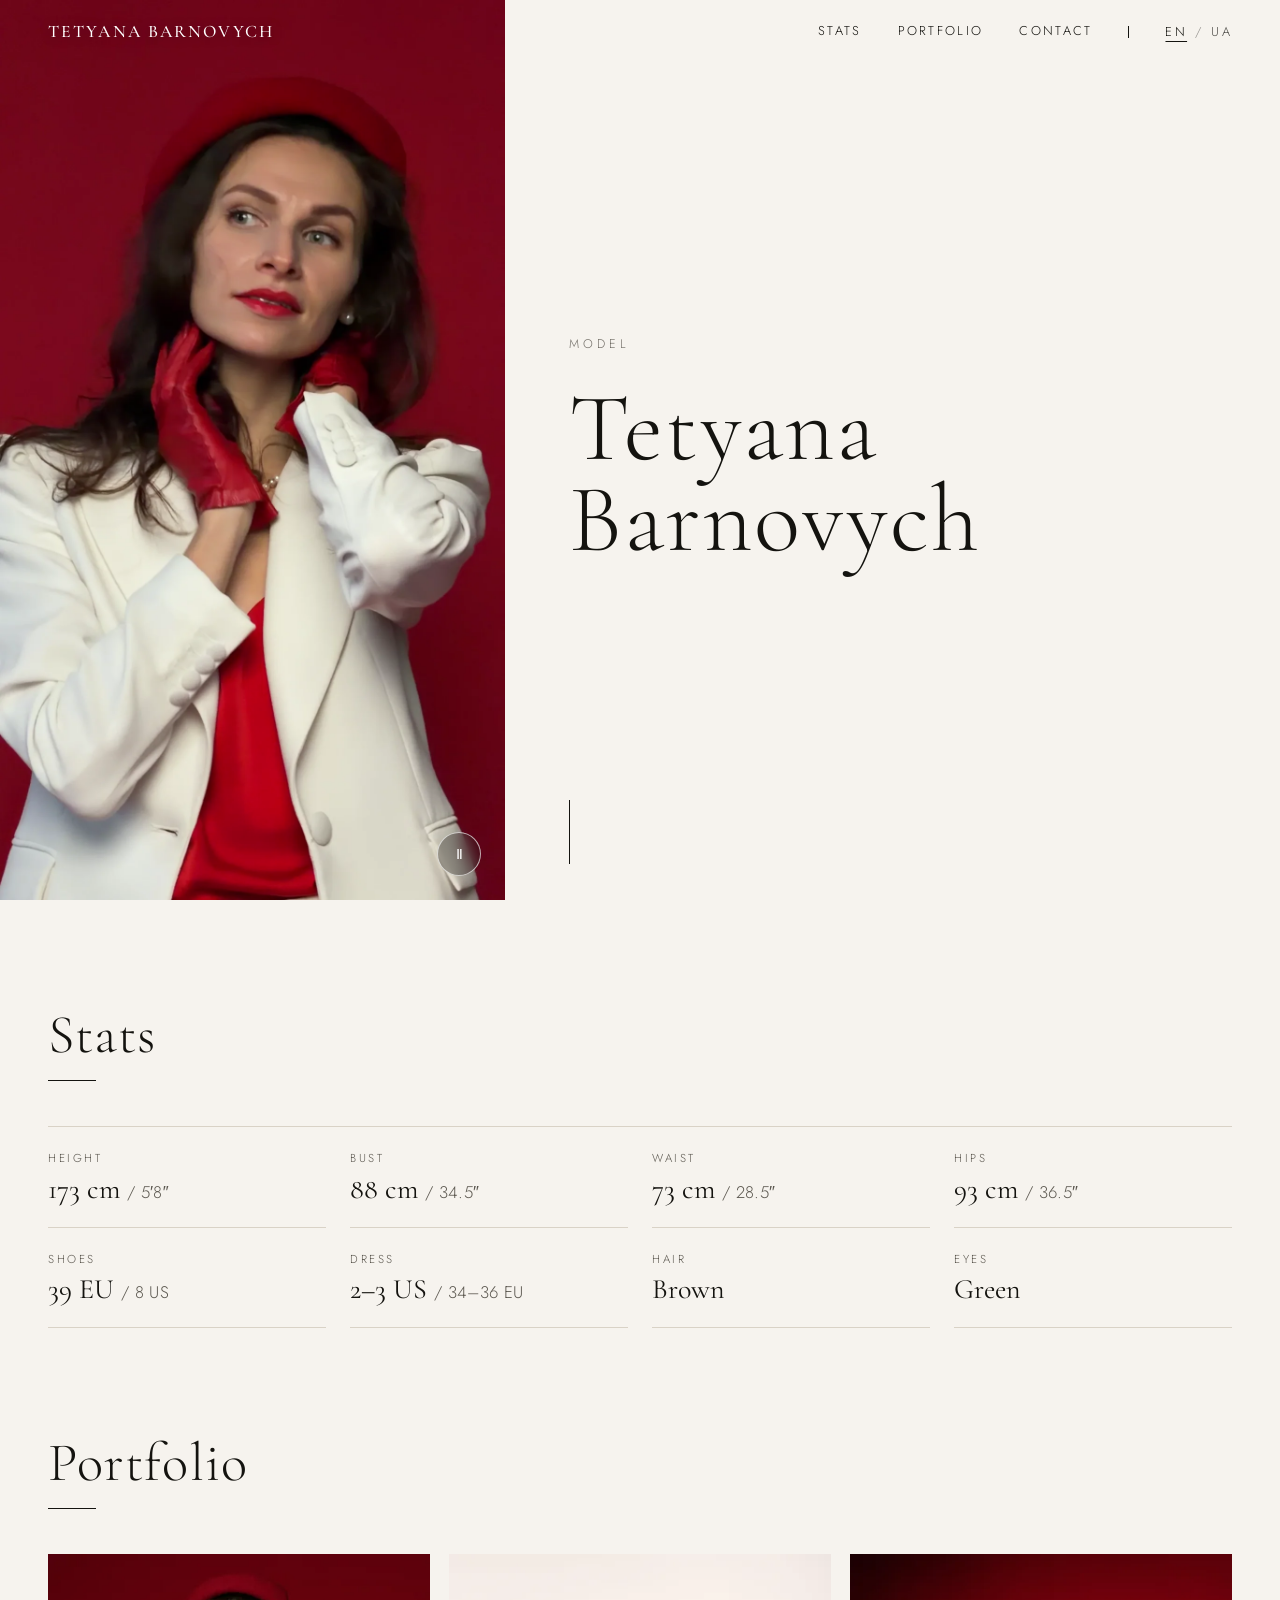
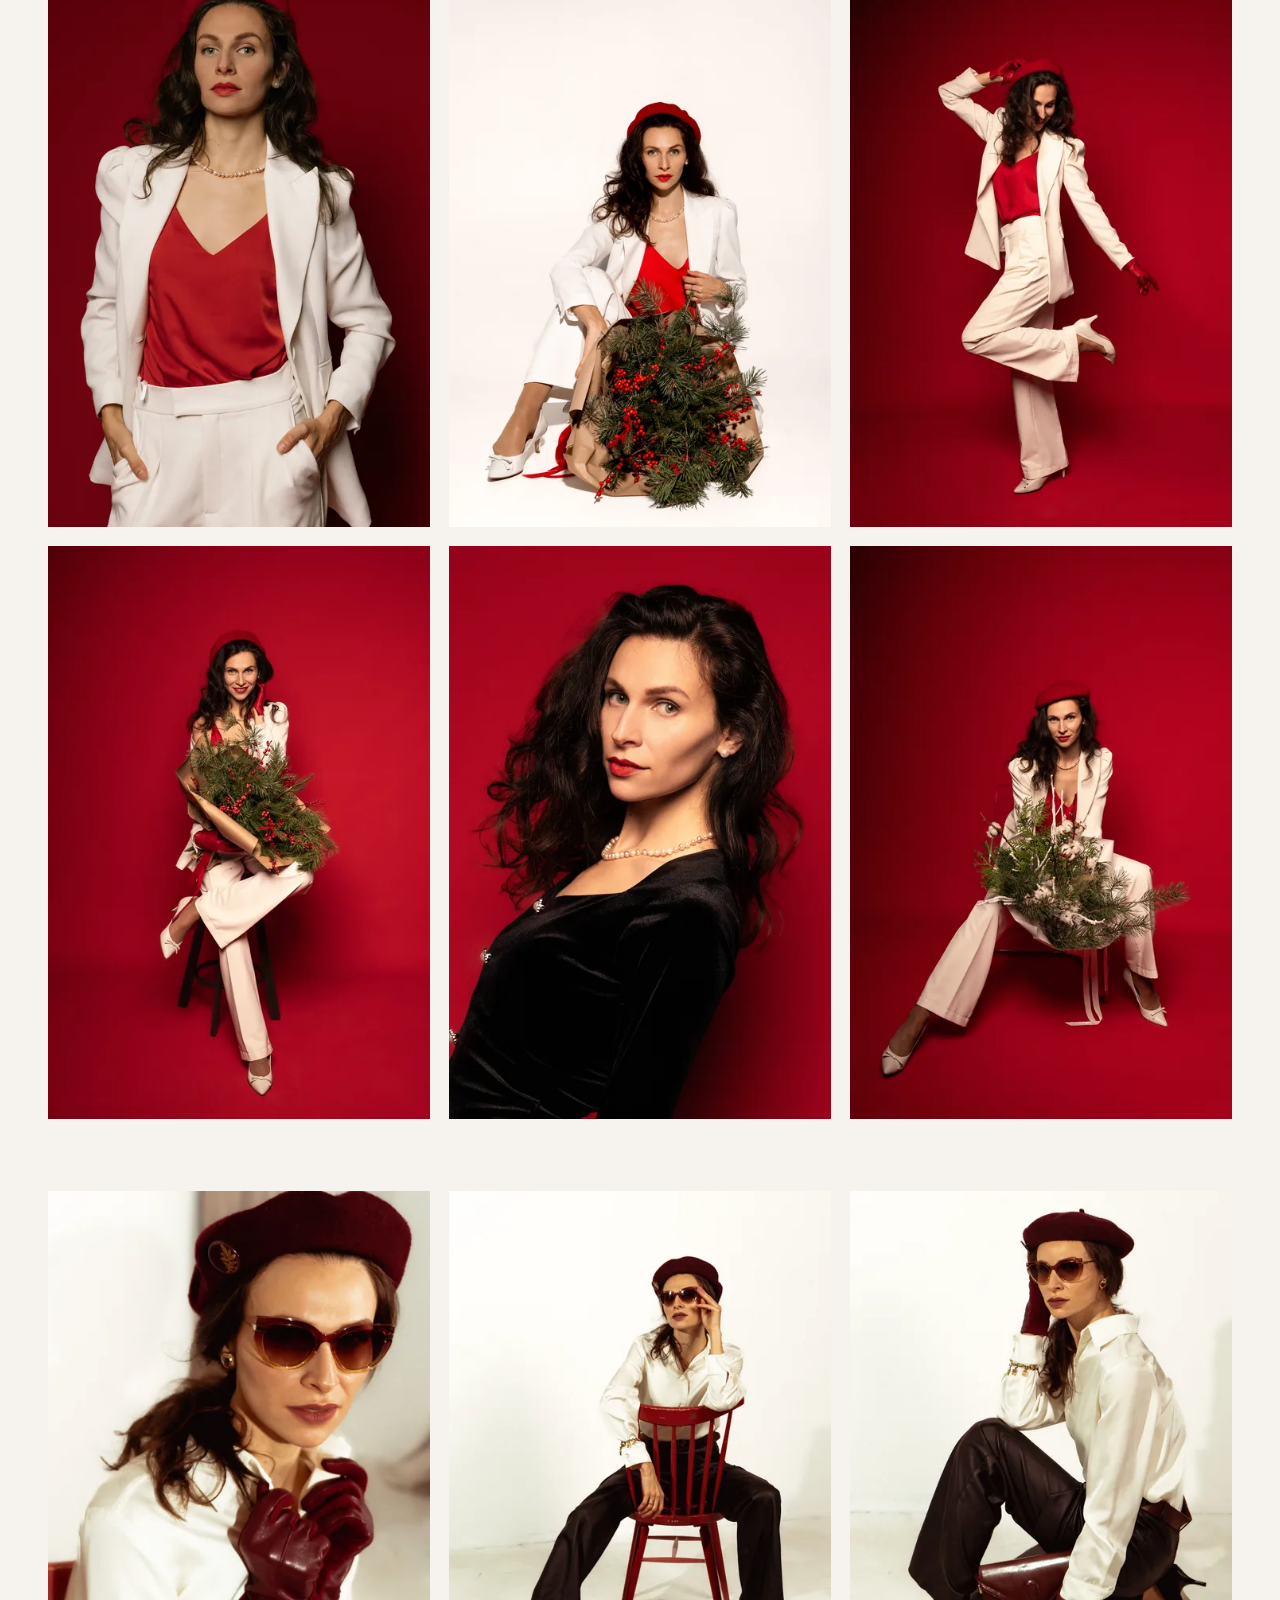
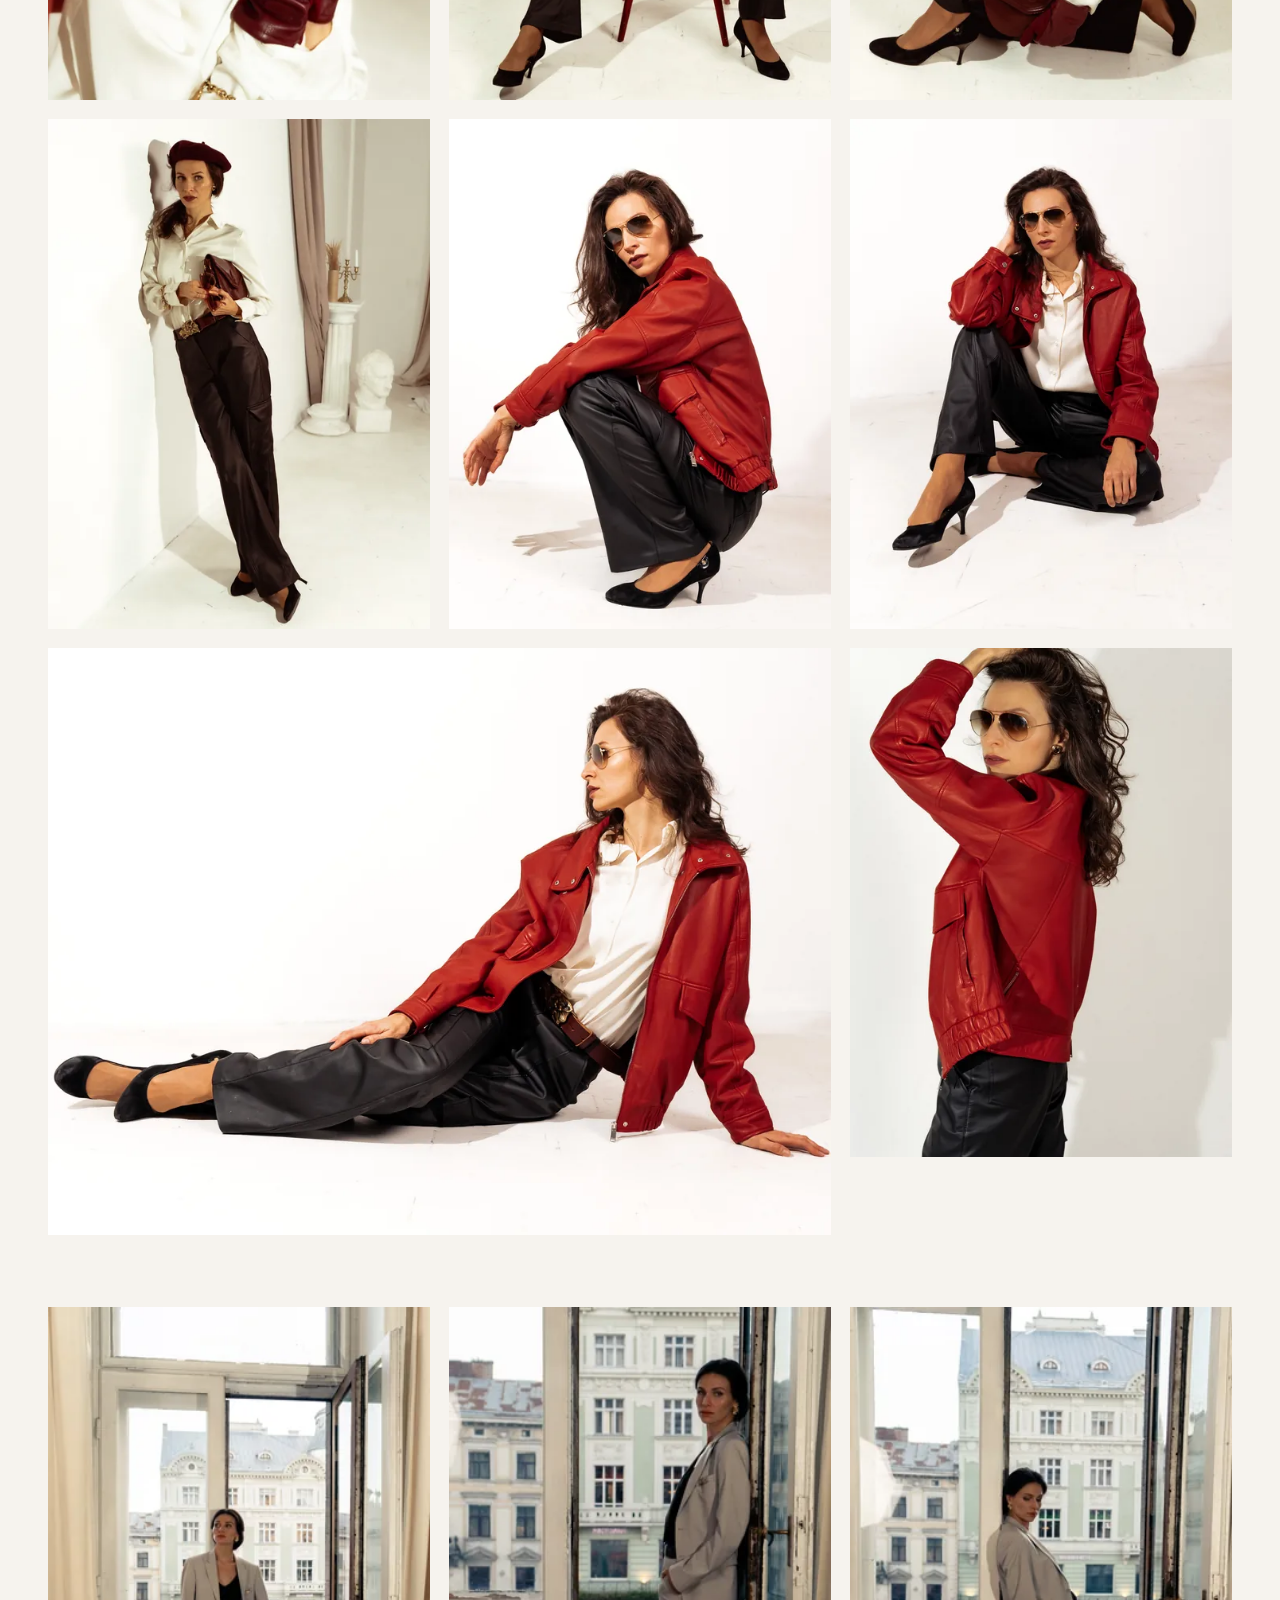
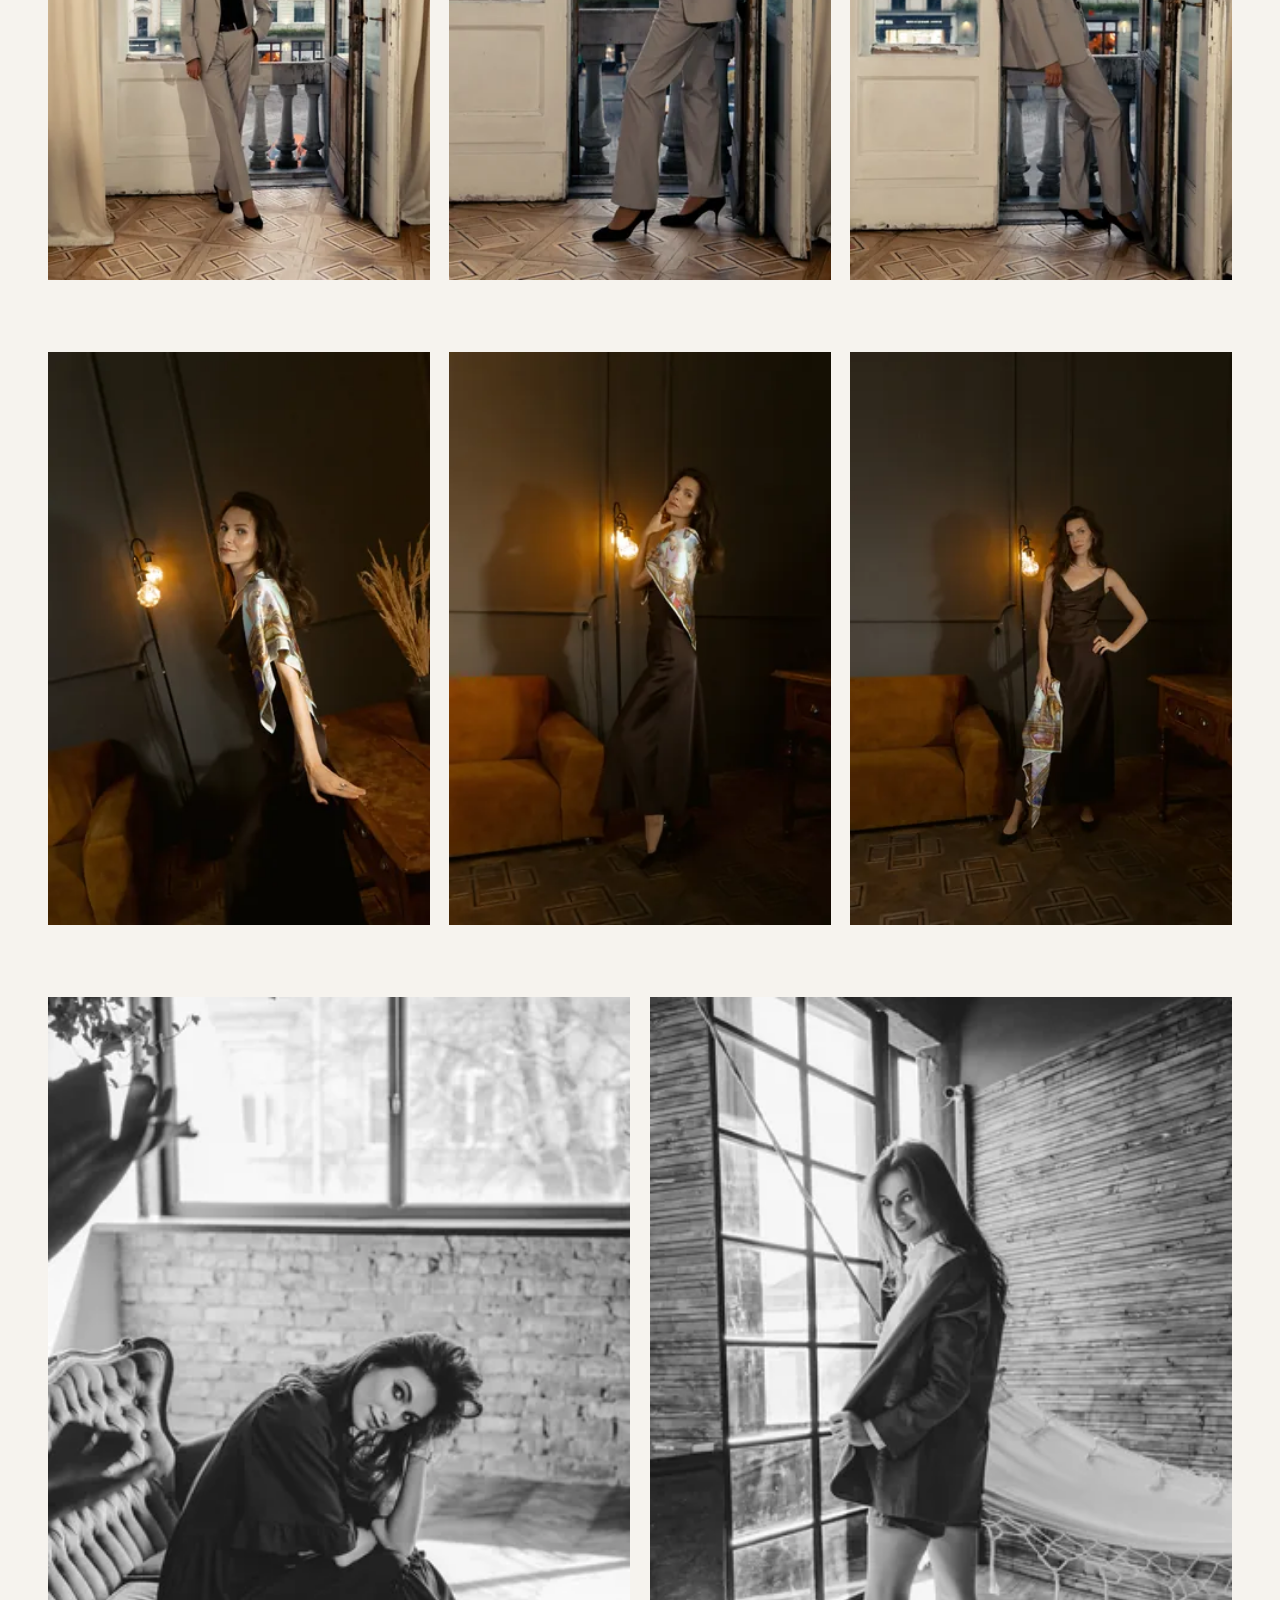
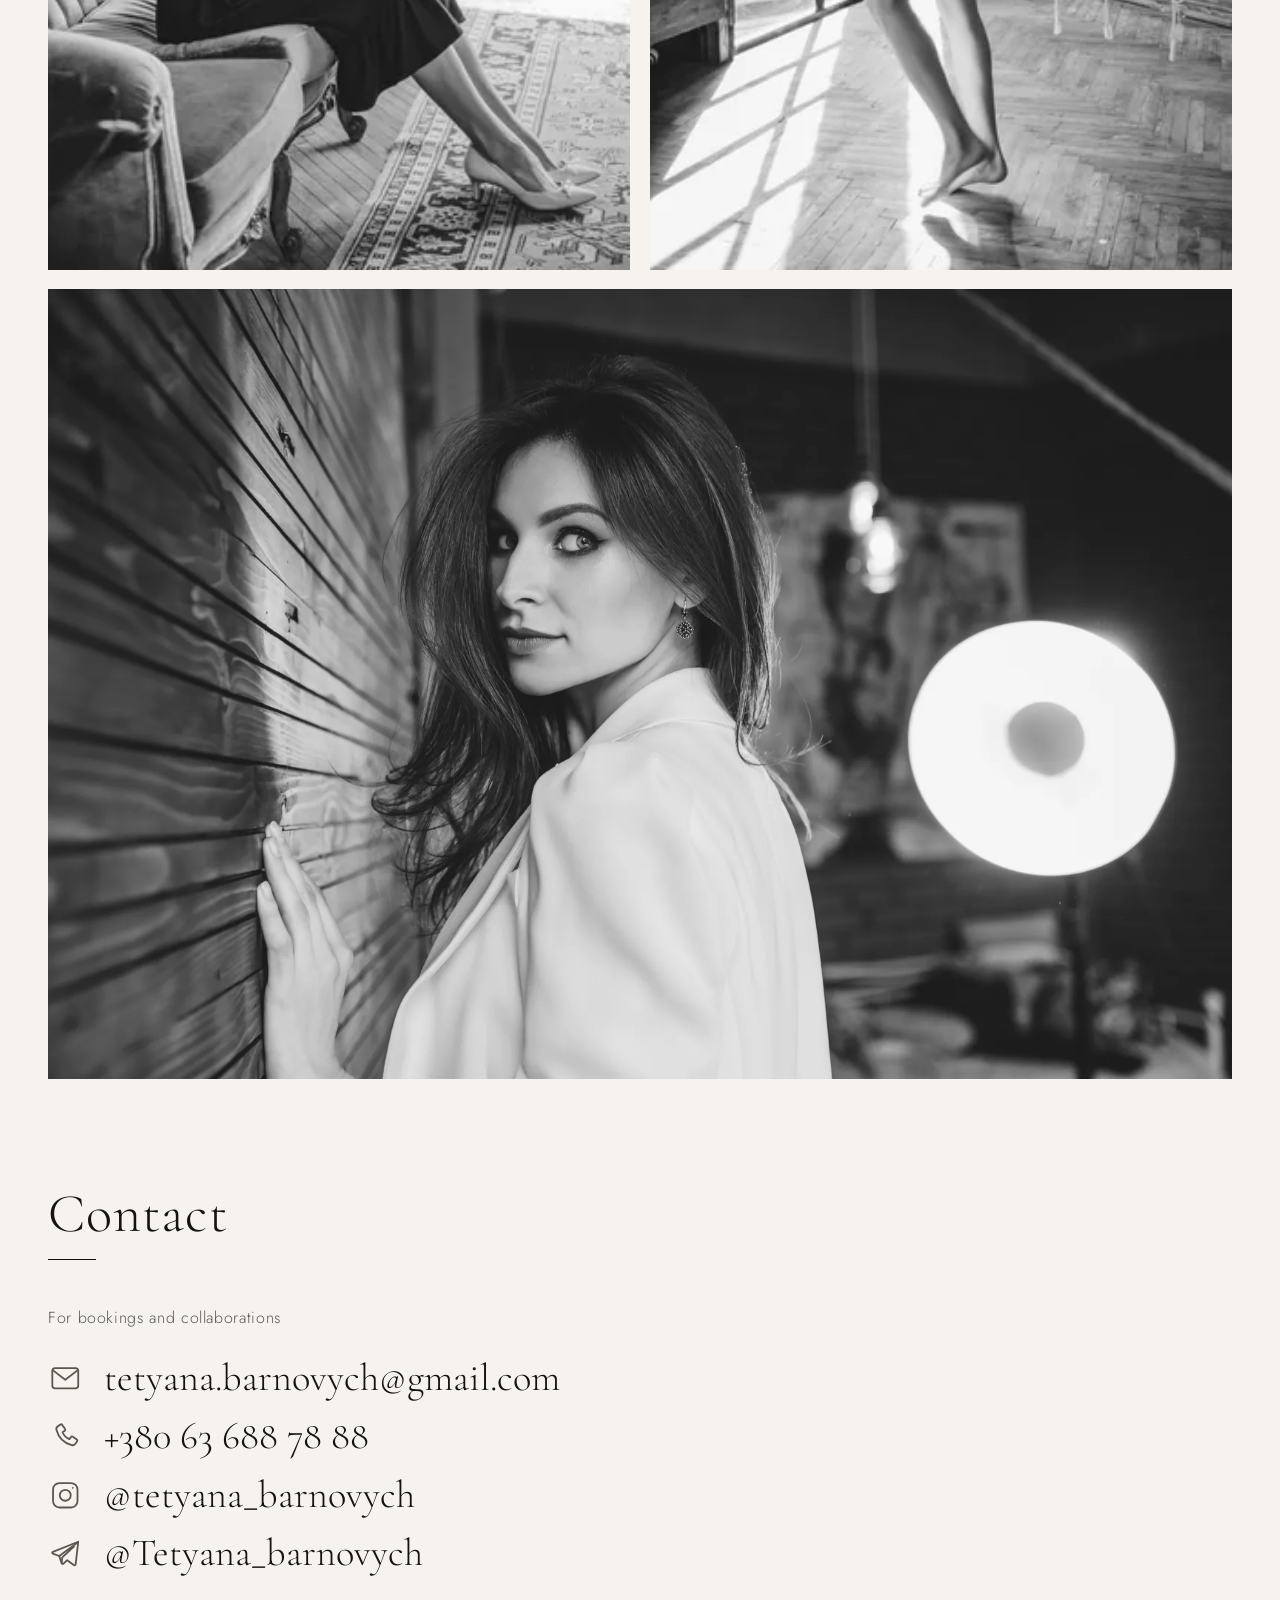
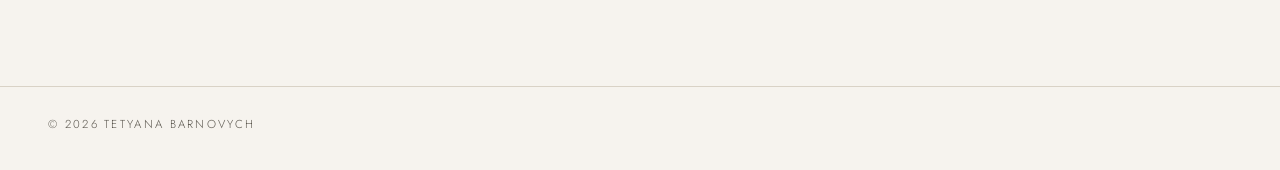
<file: site/index.html>
<!doctype html>
<html lang="en">
<head>
  <meta charset="utf-8">
  <meta name="viewport" content="width=device-width, initial-scale=1">
  <title>Tetyana Barnovych — Model</title>
  <meta name="description" content="Tetyana Barnovych, fashion model. Portfolio, measurements and contact.">
  <meta property="og:title" content="Tetyana Barnovych — Model">
  <meta property="og:description" content="Fashion model. Portfolio, measurements and contact.">
  <meta property="og:type" content="website">
  <meta property="og:url" content="https://barnovych.fashion/">
  <meta property="og:image" content="https://barnovych.fashion/img/og.jpg">
  <meta name="theme-color" content="#f6f3ee">
  <link rel="icon" href="favicon.svg" type="image/svg+xml">
  <link rel="canonical" href="https://barnovych.fashion/">
  <link rel="alternate" hreflang="en" href="https://barnovych.fashion/">
  <link rel="alternate" hreflang="uk" href="https://barnovych.fashion/ua/">
  <link rel="alternate" hreflang="x-default" href="https://barnovych.fashion/">
  <link rel="preconnect" href="https://fonts.googleapis.com">
  <link rel="preconnect" href="https://fonts.gstatic.com" crossorigin>
  <link href="https://fonts.googleapis.com/css2?family=Cormorant+Garamond:ital,wght@0,300;0,400;0,500;1,300;1,400&family=Jost:wght@300;400;500&display=swap" rel="stylesheet">
  <link rel="stylesheet" href="style.css?v=11">
  <link rel="preload" as="image" href="img/hero-video-poster.webp">
</head>
<body>

<header class="nav">
  <a class="nav__brand" href="#top">Tetyana Barnovych</a>
  <div class="nav__right">
    <nav class="nav__links" aria-label="Sections">
      <a href="#stats">Stats</a>
      <a href="#portfolio">Portfolio</a>
      <a href="#contact">Contact</a>
    </nav>
    <nav class="nav__lang" aria-label="Language">
      <a href="./" aria-current="page" lang="en">EN</a><span aria-hidden="true">/</span><a href="ua/" lang="uk" hreflang="uk">UA</a>
    </nav>
  </div>
</header>

<main id="top">

  <section class="hero">
    <div class="hero__media">
      <video class="hero__video" muted loop playsinline preload="none"
             poster="img/hero-video-poster.webp" aria-hidden="true">
        <source src="video/hero.mp4" type="video/mp4">
      </video>
      <button class="hero__playback" type="button" aria-label="Play video"
              data-pause="Pause video" data-play="Play video" hidden>
        <span class="hero__playback-icon" aria-hidden="true">▶</span>
      </button>
    </div>
    <div class="hero__overlay">
      <p class="hero__kicker"><span>Model</span></p>
      <h1 class="hero__name"><span class="hero__line"><span>Tetyana</span></span><span class="hero__line"><span>Barnovych</span></span></h1>
      <a class="hero__scroll" href="#stats" aria-label="Scroll to stats">
        <span></span>
      </a>
    </div>
  </section>

  <section class="section stats" id="stats">
    <h2 class="section__title">Stats</h2>
    <dl class="stats__list">
      <div><dt>Height</dt><dd>173 cm <span>/ 5′8″</span></dd></div>
      <div><dt>Bust</dt><dd>88 cm <span>/ 34.5″</span></dd></div>
      <div><dt>Waist</dt><dd>73 cm <span>/ 28.5″</span></dd></div>
      <div><dt>Hips</dt><dd>93 cm <span>/ 36.5″</span></dd></div>
      <div><dt>Shoes</dt><dd>39 EU <span>/ 8 US</span></dd></div>
      <div><dt>Dress</dt><dd>2–3 US <span>/ 34–36 EU</span></dd></div>
      <div><dt>Hair</dt><dd>Brown</dd></div>
      <div><dt>Eyes</dt><dd>Green</dd></div>
    </dl>
  </section>

  <section class="section portfolio" id="portfolio">
    <h2 class="section__title">Portfolio</h2>

    <div class="gallery" data-shoot="5" id="shoot-5">
      <a class="gallery__item" href="img/november19-5357-1600.webp" data-w="3715" data-h="5572"><img loading="lazy" src="img/november19-5357-480.webp" srcset="img/november19-5357-480.webp 480w, img/november19-5357-960.webp 960w, img/november19-5357-1600.webp 1600w" sizes="(min-width: 1280px) 382px, (min-width: 901px) 33vw, (min-width: 601px) 50vw, 100vw" alt="Tetyana Barnovych, portrait in a white suit against a red background" width="3715" height="5572"></a>
      <a class="gallery__item" href="img/november19-5576-1600.webp" data-w="3740" data-h="5610"><img loading="lazy" src="img/november19-5576-480.webp" srcset="img/november19-5576-480.webp 480w, img/november19-5576-960.webp 960w, img/november19-5576-1600.webp 1600w" sizes="(min-width: 1280px) 382px, (min-width: 901px) 33vw, (min-width: 601px) 50vw, 100vw" alt="Tetyana Barnovych, white suit and winter bouquet against a light background" width="3740" height="5610"></a>
      <a class="gallery__item" href="img/november19-5396-1600.webp" data-w="3853" data-h="5780"><img loading="lazy" src="img/november19-5396-480.webp" srcset="img/november19-5396-480.webp 480w, img/november19-5396-960.webp 960w, img/november19-5396-1600.webp 1600w" sizes="(min-width: 1280px) 382px, (min-width: 901px) 33vw, (min-width: 601px) 50vw, 100vw" alt="Tetyana Barnovych, full-length portrait in a white suit against a red background" width="3853" height="5780"></a>
      <a class="gallery__item" href="img/november19-5464-1600.webp" data-w="3534" data-h="5301"><img loading="lazy" src="img/november19-5464-480.webp" srcset="img/november19-5464-480.webp 480w, img/november19-5464-960.webp 960w, img/november19-5464-1600.webp 1600w" sizes="(min-width: 1280px) 382px, (min-width: 901px) 33vw, (min-width: 601px) 50vw, 100vw" alt="Tetyana Barnovych, seated on a stool with a winter bouquet against a red background" width="3534" height="5301"></a>
      <a class="gallery__item" href="img/november19-5732-1600.webp" data-w="2672" data-h="4008"><img loading="lazy" src="img/november19-5732-480.webp" srcset="img/november19-5732-480.webp 480w, img/november19-5732-960.webp 960w, img/november19-5732-1600.webp 1600w" sizes="(min-width: 1280px) 382px, (min-width: 901px) 33vw, (min-width: 601px) 50vw, 100vw" alt="Tetyana Barnovych, portrait in black against a red background" width="2672" height="4008"></a>
      <a class="gallery__item" href="img/november19-5298-1600.webp" data-w="3575" data-h="5363"><img loading="lazy" src="img/november19-5298-480.webp" srcset="img/november19-5298-480.webp 480w, img/november19-5298-960.webp 960w, img/november19-5298-1600.webp 1600w" sizes="(min-width: 1280px) 382px, (min-width: 901px) 33vw, (min-width: 601px) 50vw, 100vw" alt="Tetyana Barnovych, seated with a winter bouquet against a red background" width="3575" height="5363"></a>
    </div>

    <div class="gallery gallery--featured" data-shoot="4" id="shoot-4">
      <a class="gallery__item" href="img/november-8173-1600.webp" data-w="4000" data-h="5333"><img loading="lazy" src="img/november-8173-480.webp" srcset="img/november-8173-480.webp 480w, img/november-8173-960.webp 960w, img/november-8173-1600.webp 1600w" sizes="(min-width: 900px) 33vw, (min-width: 600px) 50vw, 100vw" alt="Tetyana Barnovych, studio portrait in a burgundy beret" width="4000" height="5333"></a>
      <a class="gallery__item" href="img/november-8174-1600.webp" data-w="4000" data-h="5333"><img loading="lazy" src="img/november-8174-480.webp" srcset="img/november-8174-480.webp 480w, img/november-8174-960.webp 960w, img/november-8174-1600.webp 1600w" sizes="(min-width: 900px) 33vw, (min-width: 600px) 50vw, 100vw" alt="Tetyana Barnovych, studio portrait in a burgundy beret" width="4000" height="5333"></a>
      <a class="gallery__item" href="img/november-8177-1600.webp" data-w="3510" data-h="4680"><img loading="lazy" src="img/november-8177-480.webp" srcset="img/november-8177-480.webp 480w, img/november-8177-960.webp 960w, img/november-8177-1600.webp 1600w" sizes="(min-width: 900px) 33vw, (min-width: 600px) 50vw, 100vw" alt="Tetyana Barnovych, studio portrait in a burgundy beret" width="3510" height="4680"></a>
      <a class="gallery__item" href="img/november-8179-1600.webp" data-w="3809" data-h="5079"><img loading="lazy" src="img/november-8179-480.webp" srcset="img/november-8179-480.webp 480w, img/november-8179-960.webp 960w, img/november-8179-1600.webp 1600w" sizes="(min-width: 900px) 33vw, (min-width: 600px) 50vw, 100vw" alt="Tetyana Barnovych, studio portrait in a burgundy beret" width="3809" height="5079"></a>
      <a class="gallery__item" href="img/november-8181-1600.webp" data-w="3280" data-h="4373"><img loading="lazy" src="img/november-8181-480.webp" srcset="img/november-8181-480.webp 480w, img/november-8181-960.webp 960w, img/november-8181-1600.webp 1600w" sizes="(min-width: 900px) 33vw, (min-width: 600px) 50vw, 100vw" alt="Tetyana Barnovych, studio portrait in a red leather jacket" width="3280" height="4373"></a>
      <a class="gallery__item" href="img/november-8185-1600.webp" data-w="3587" data-h="4782"><img loading="lazy" src="img/november-8185-480.webp" srcset="img/november-8185-480.webp 480w, img/november-8185-960.webp 960w, img/november-8185-1600.webp 1600w" sizes="(min-width: 900px) 33vw, (min-width: 600px) 50vw, 100vw" alt="Tetyana Barnovych, studio portrait in a red leather jacket" width="3587" height="4782"></a>
      <a class="gallery__item gallery__item--landscape" href="img/november-8182-1600.webp" data-w="5333" data-h="4000"><img loading="lazy" src="img/november-8182-480.webp" srcset="img/november-8182-480.webp 480w, img/november-8182-960.webp 960w, img/november-8182-1600.webp 1600w" sizes="(min-width: 1280px) 780px, (min-width: 600px) 90vw, 100vw" alt="Tetyana Barnovych, studio portrait in a red leather jacket" width="5333" height="4000"></a>
      <a class="gallery__item" href="img/november-8226-1600.webp" data-w="4000" data-h="6000"><img loading="lazy" src="img/november-8226-480.webp" srcset="img/november-8226-480.webp 480w, img/november-8226-960.webp 960w, img/november-8226-1600.webp 1600w" sizes="(min-width: 900px) 33vw, (min-width: 600px) 50vw, 100vw" alt="Tetyana Barnovych, studio portrait in a red leather jacket" width="4000" height="6000"></a>
    </div>

    <div class="gallery" data-shoot="1" id="shoot-1">
      <a class="gallery__item" href="img/s1-02-1600.webp" data-w="4000" data-h="6000"><img loading="lazy" src="img/s1-02-480.webp" srcset="img/s1-02-480.webp 480w, img/s1-02-960.webp 960w, img/s1-02-1600.webp 1600w" sizes="(min-width: 900px) 33vw, (min-width: 600px) 50vw, 100vw" alt="Tetyana Barnovych, editorial shoot" width="4000" height="6000"></a>
      <a class="gallery__item" href="img/s1-04-1600.webp" data-w="4000" data-h="6000"><img loading="lazy" src="img/s1-04-480.webp" srcset="img/s1-04-480.webp 480w, img/s1-04-960.webp 960w, img/s1-04-1600.webp 1600w" sizes="(min-width: 900px) 33vw, (min-width: 600px) 50vw, 100vw" alt="Tetyana Barnovych, editorial shoot" width="4000" height="6000"></a>
      <a class="gallery__item" href="img/s1-05-1600.webp" data-w="3424" data-h="5136"><img loading="lazy" src="img/s1-05-480.webp" srcset="img/s1-05-480.webp 480w, img/s1-05-960.webp 960w, img/s1-05-1600.webp 1600w" sizes="(min-width: 900px) 33vw, (min-width: 600px) 50vw, 100vw" alt="Tetyana Barnovych, editorial shoot" width="3424" height="5136"></a>
    </div>

    <div class="gallery" data-shoot="2" id="shoot-2">
      <a class="gallery__item" href="img/s2-01-1600.webp" data-w="4000" data-h="6000"><img loading="lazy" src="img/s2-01-480.webp" srcset="img/s2-01-480.webp 480w, img/s2-01-960.webp 960w, img/s2-01-1600.webp 1600w" sizes="(min-width: 900px) 33vw, (min-width: 600px) 50vw, 100vw" alt="Tetyana Barnovych, studio shoot" width="4000" height="6000"></a>
      <a class="gallery__item" href="img/s2-03-1600.webp" data-w="4000" data-h="6000"><img loading="lazy" src="img/s2-03-480.webp" srcset="img/s2-03-480.webp 480w, img/s2-03-960.webp 960w, img/s2-03-1600.webp 1600w" sizes="(min-width: 900px) 33vw, (min-width: 600px) 50vw, 100vw" alt="Tetyana Barnovych, studio shoot" width="4000" height="6000"></a>
      <a class="gallery__item" href="img/s2-04-1600.webp" data-w="4000" data-h="6000"><img loading="lazy" src="img/s2-04-480.webp" srcset="img/s2-04-480.webp 480w, img/s2-04-960.webp 960w, img/s2-04-1600.webp 1600w" sizes="(min-width: 900px) 33vw, (min-width: 600px) 50vw, 100vw" alt="Tetyana Barnovych, studio shoot" width="4000" height="6000"></a>
    </div>

    <div class="gallery gallery--two" data-shoot="3" id="shoot-3">
      <a class="gallery__item" href="img/s3-01-1600.webp" data-w="5341" data-h="8000"><img loading="lazy" src="img/s3-01-480.webp" srcset="img/s3-01-480.webp 480w, img/s3-01-960.webp 960w, img/s3-01-1600.webp 1600w" sizes="(min-width: 900px) 33vw, (min-width: 600px) 50vw, 100vw" alt="Tetyana Barnovych, black and white shoot" width="5341" height="8000"></a>
      <a class="gallery__item" href="img/s3-04-1600.webp" data-w="5341" data-h="8000"><img loading="lazy" src="img/s3-04-480.webp" srcset="img/s3-04-480.webp 480w, img/s3-04-960.webp 960w, img/s3-04-1600.webp 1600w" sizes="(min-width: 900px) 33vw, (min-width: 600px) 50vw, 100vw" alt="Tetyana Barnovych, black and white shoot" width="5341" height="8000"></a>
      <a class="gallery__item gallery__item--wide" href="img/s3-03-1600.webp" data-w="8000" data-h="5341"><img loading="lazy" src="img/s3-03-480.webp" srcset="img/s3-03-480.webp 480w, img/s3-03-960.webp 960w, img/s3-03-1600.webp 1600w" sizes="(min-width: 1280px) 1200px, 100vw" alt="Tetyana Barnovych, black and white shoot" width="8000" height="5341"></a>
    </div>
  </section>

  <section class="section contact" id="contact">
    <h2 class="section__title">Contact</h2>
    <p class="contact__lead">For bookings and collaborations</p>
    <ul class="contact__list">
      <li><a href="mailto:tetyana.barnovych@gmail.com"><svg class="contact__icon" viewBox="0 0 24 24" fill="none" stroke="currentColor" stroke-width="1.25" stroke-linecap="round" stroke-linejoin="round" aria-hidden="true"><rect x="3" y="5" width="18" height="14" rx="2"/><path d="M3.5 6.5 12 13l8.5-6.5"/></svg><span>tetyana.barnovych@gmail.com</span></a></li>
      <li><a href="tel:+380636887888"><svg class="contact__icon" viewBox="0 0 24 24" fill="none" stroke="currentColor" stroke-width="1.25" stroke-linecap="round" stroke-linejoin="round" aria-hidden="true"><path d="M8.6 3.9c.4-.3 1-.2 1.3.2l1.9 2.7c.3.4.2 1-.2 1.3l-1.5 1.1c.9 2.2 2.6 3.9 4.8 4.8l1.1-1.5c.3-.4.9-.5 1.3-.2l2.7 1.9c.4.3.5.9.2 1.3l-1.2 1.7c-.6.8-1.6 1.2-2.6.9C11.3 16.7 7.3 12.7 5.9 7.6c-.3-1 .1-2 .9-2.6z"/></svg><span>+380 63 688 78 88</span></a></li>
      <li><a href="https://www.instagram.com/tetyana_barnovych/" target="_blank" rel="noopener" aria-label="Instagram"><svg class="contact__icon" viewBox="0 0 24 24" fill="none" stroke="currentColor" stroke-width="1.25" stroke-linecap="round" stroke-linejoin="round" aria-hidden="true"><rect x="3.5" y="3.5" width="17" height="17" rx="4.5"/><circle cx="12" cy="12" r="3.8"/><circle cx="17.2" cy="6.8" r=".6" fill="currentColor" stroke="none"/></svg><span>@tetyana_barnovych</span></a></li>
      <li><a href="https://t.me/Tetyana_barnovych" target="_blank" rel="noopener" aria-label="Telegram"><svg class="contact__icon" viewBox="0 0 24 24" fill="none" stroke="currentColor" stroke-width="1.25" stroke-linecap="round" stroke-linejoin="round" aria-hidden="true"><path d="M21 4 3.4 11c-.6.3-.6 1 0 1.3l4.4 1.6 1.7 5c.2.6.9.7 1.3.3l2.5-2.4 4.6 3.4c.5.4 1.2.1 1.3-.5L21 4z"/><path d="M7.8 13.9 20.5 4.6M9.5 18.9l.4-4 8.1-7.6"/></svg><span>@Tetyana_barnovych</span></a></li>
    </ul>
  </section>

</main>

<footer class="footer">
  <p>© <span id="year">2026</span> Tetyana Barnovych</p>
</footer>

<div class="lightbox" id="lightbox" hidden aria-modal="true" role="dialog" aria-label="Photo viewer">
  <button class="lightbox__close" type="button" aria-label="Close">×</button>
  <button class="lightbox__nav lightbox__nav--prev" type="button" aria-label="Previous photo">‹</button>
  <figure class="lightbox__figure">
    <img class="lightbox__img" alt="">
  </figure>
  <button class="lightbox__nav lightbox__nav--next" type="button" aria-label="Next photo">›</button>
  <p class="lightbox__counter" aria-live="polite"></p>
</div>

<script src="script.js?v=5" defer></script>
</body>
</html>
</file>
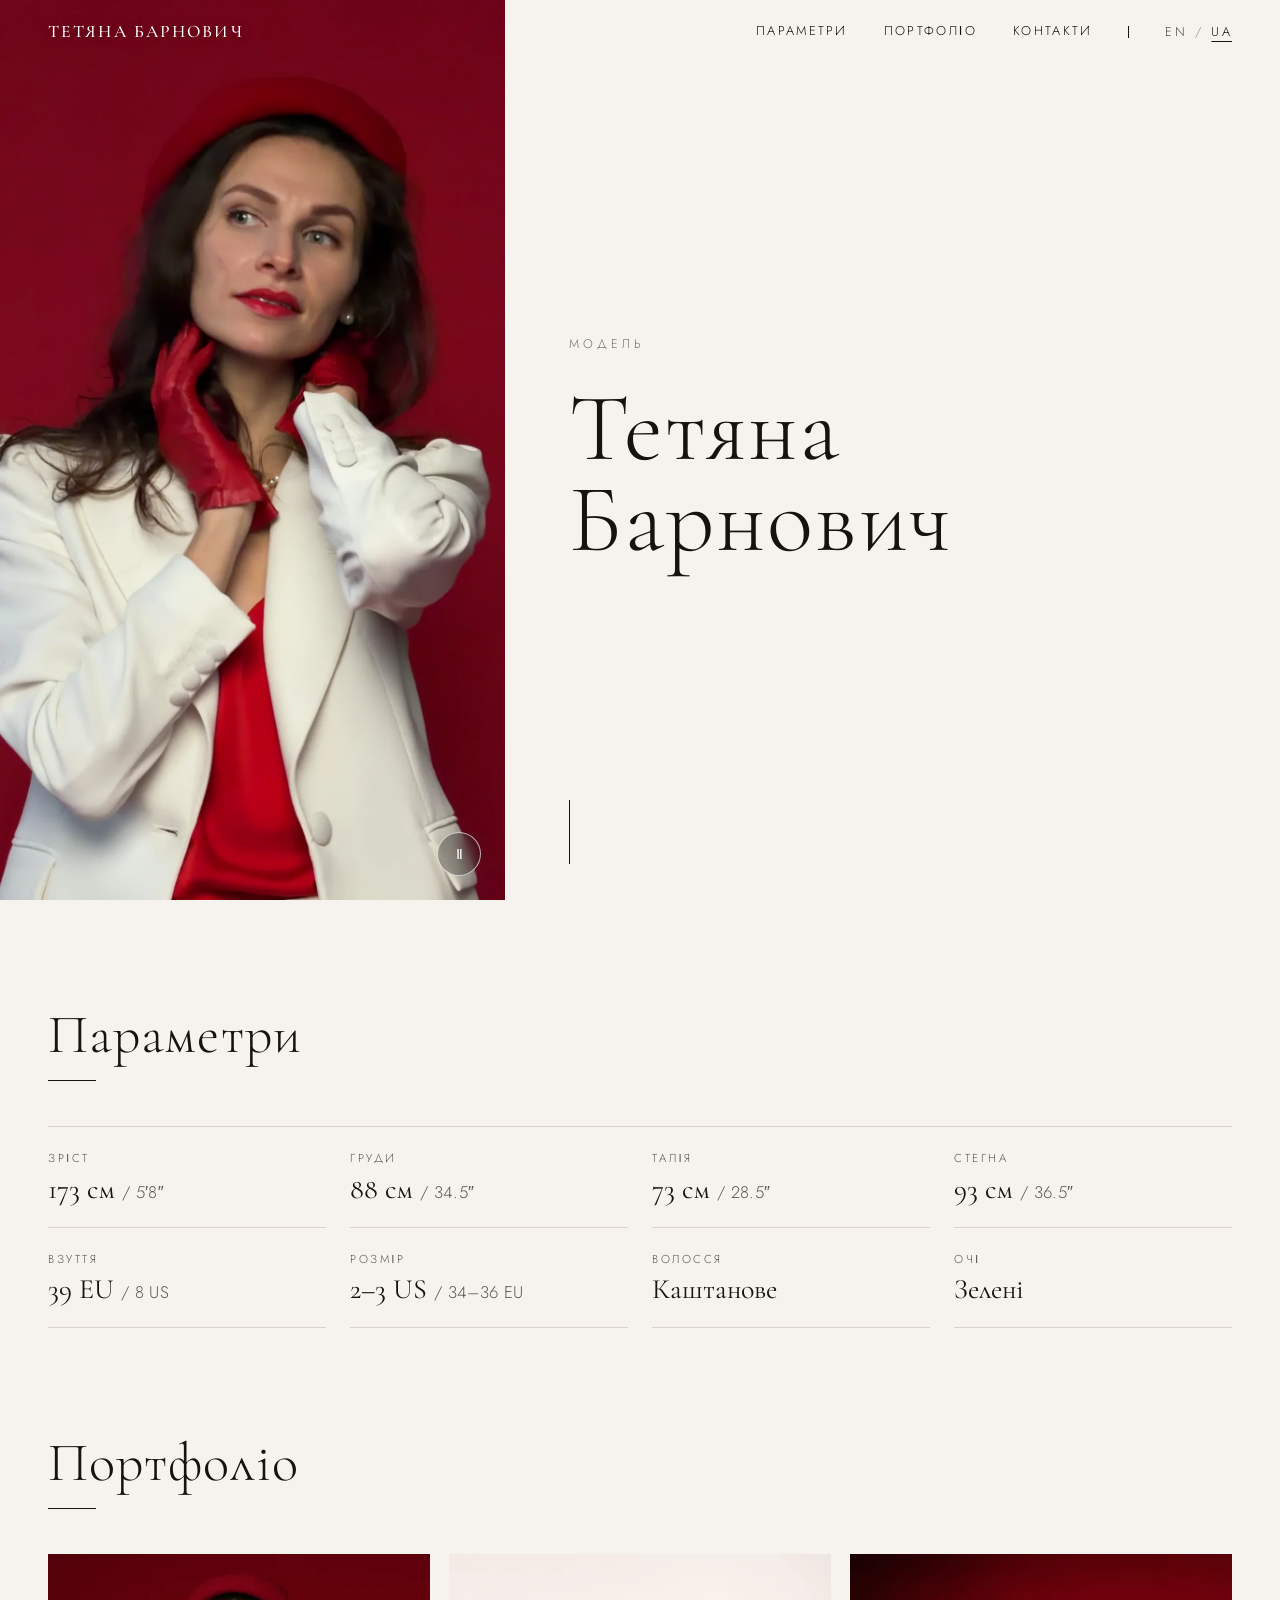
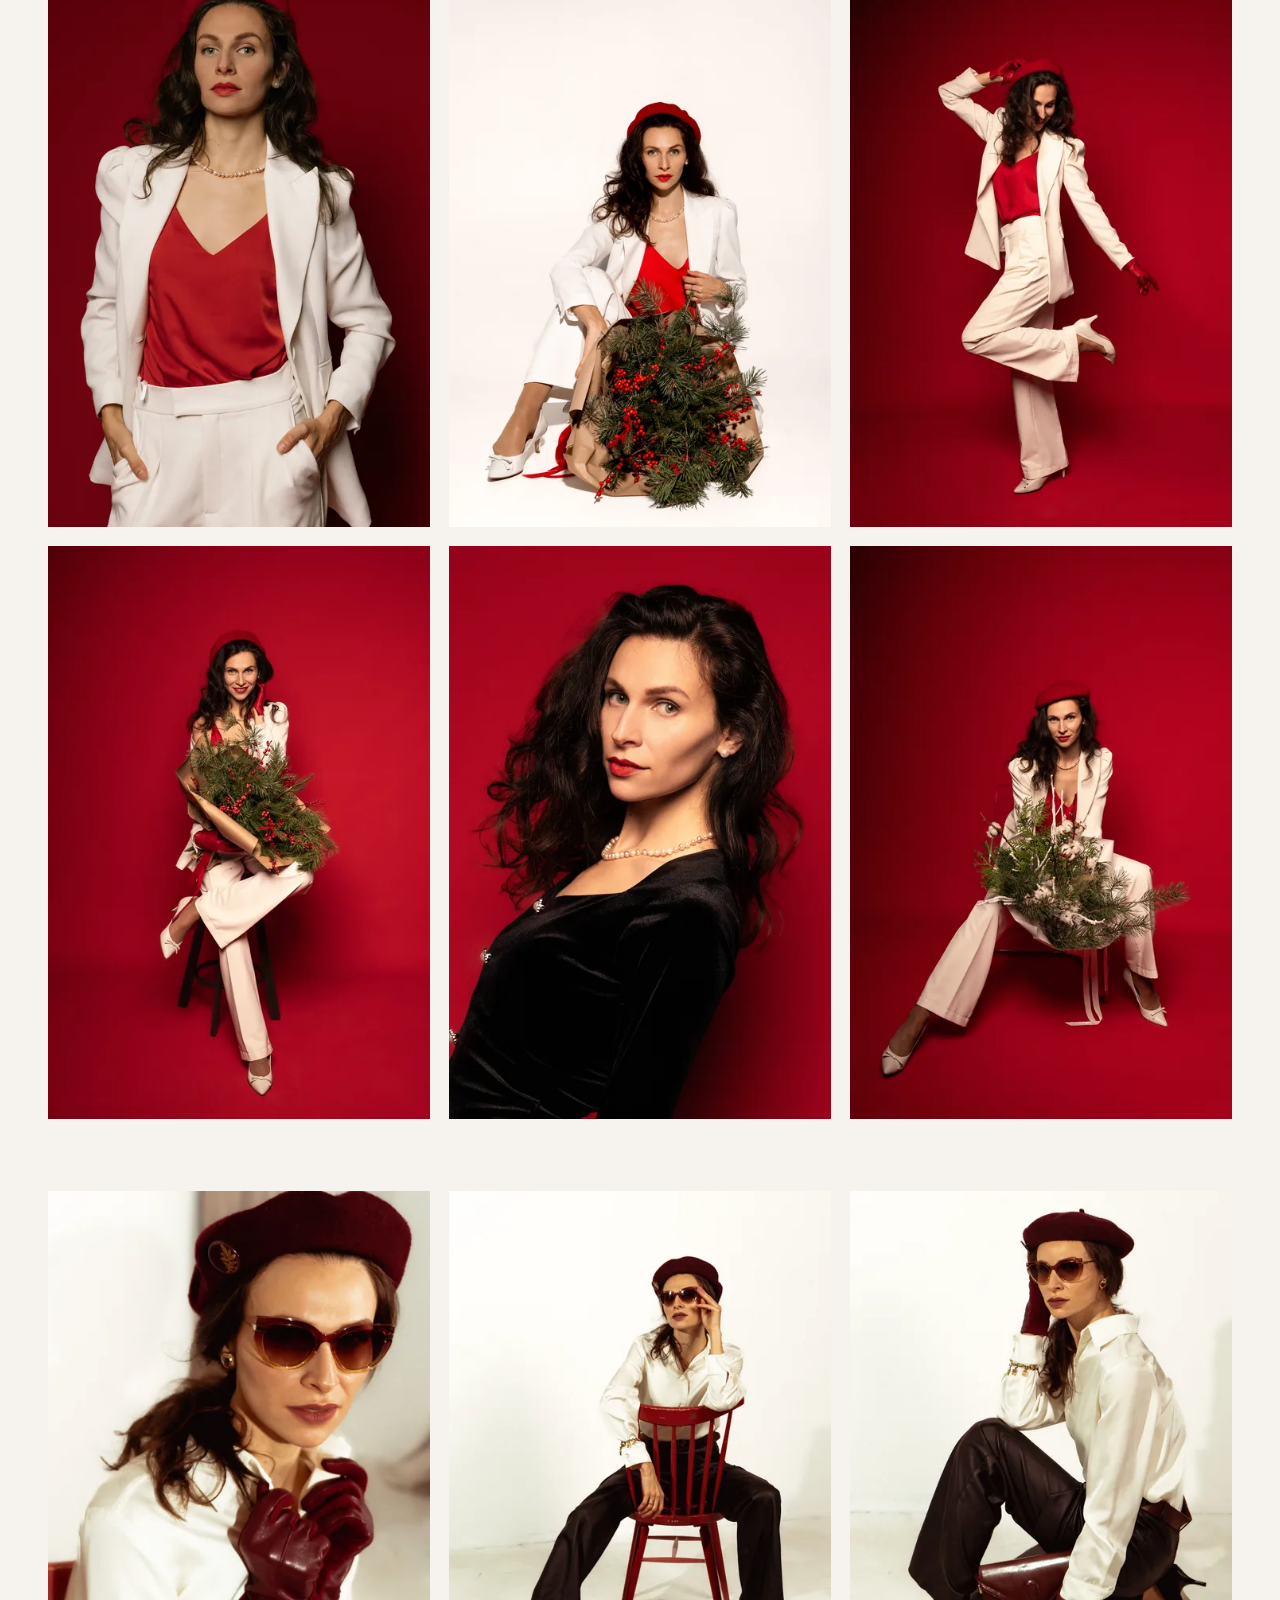
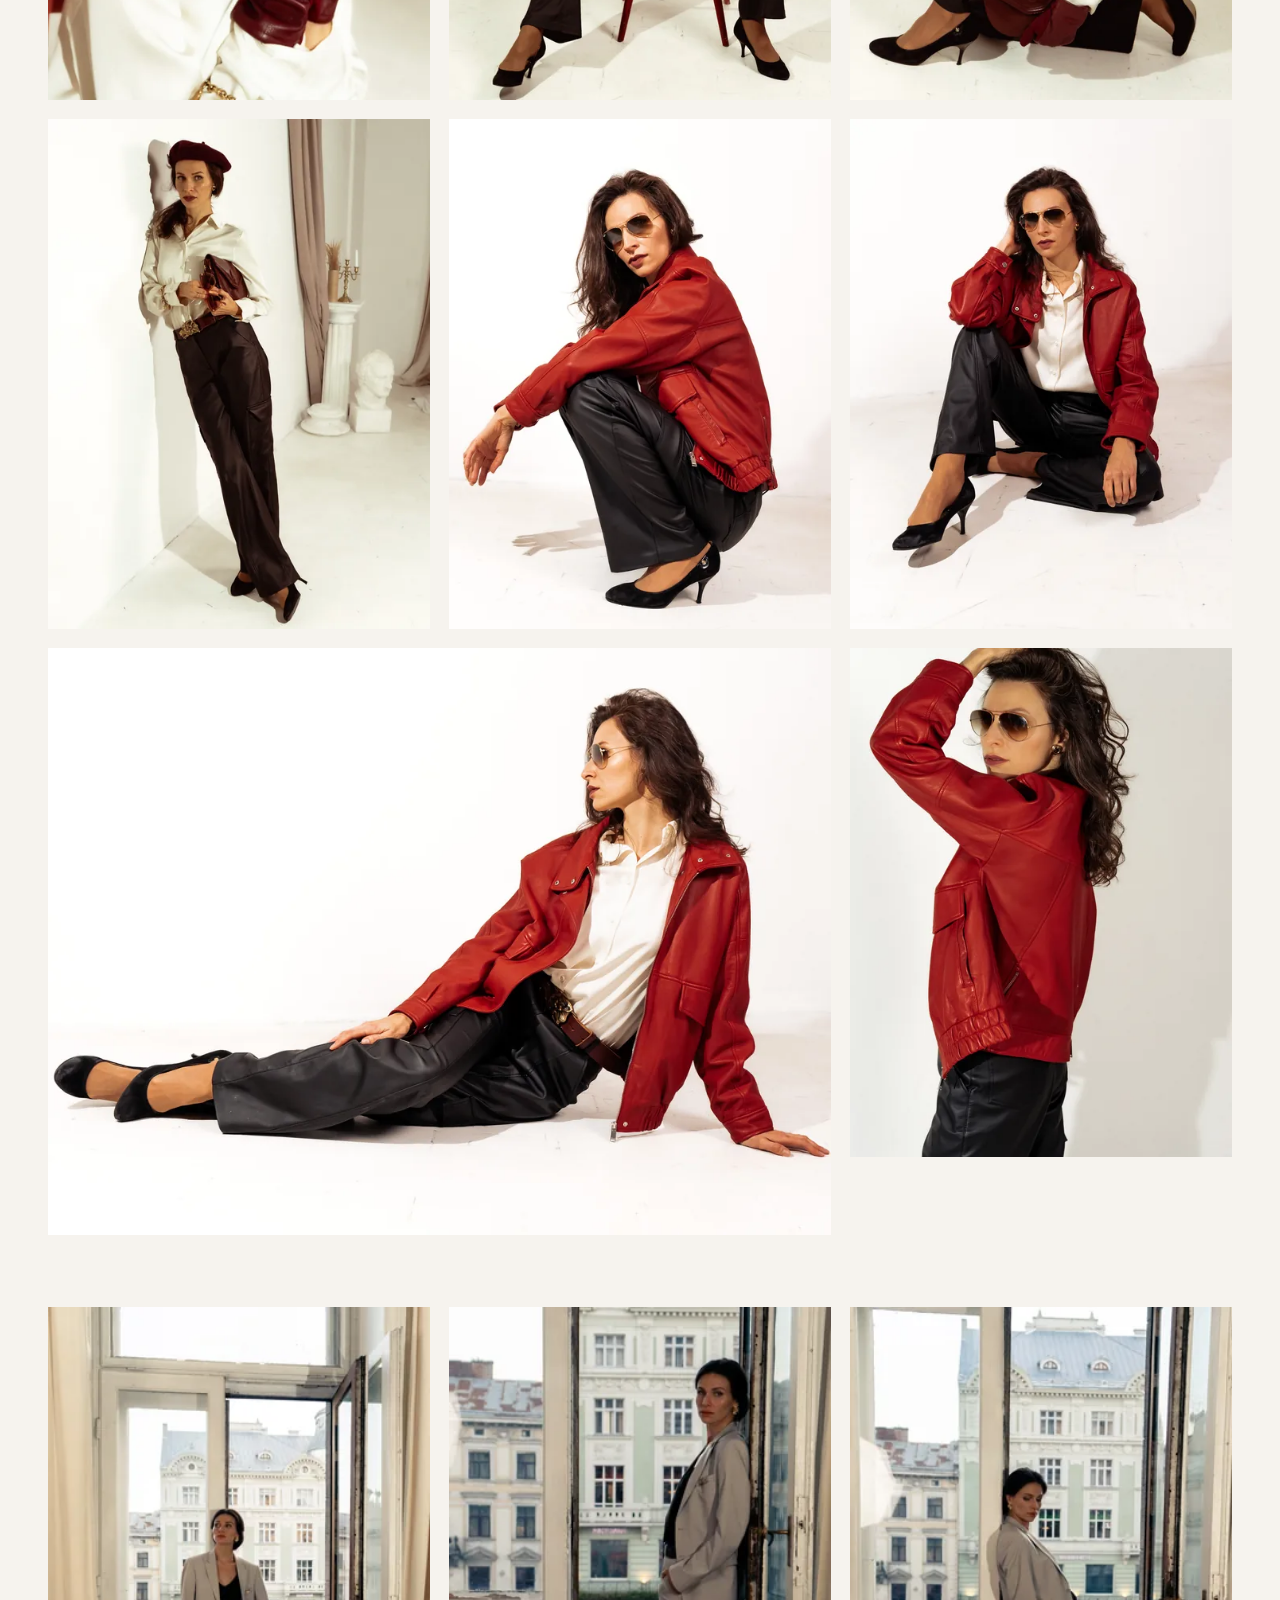
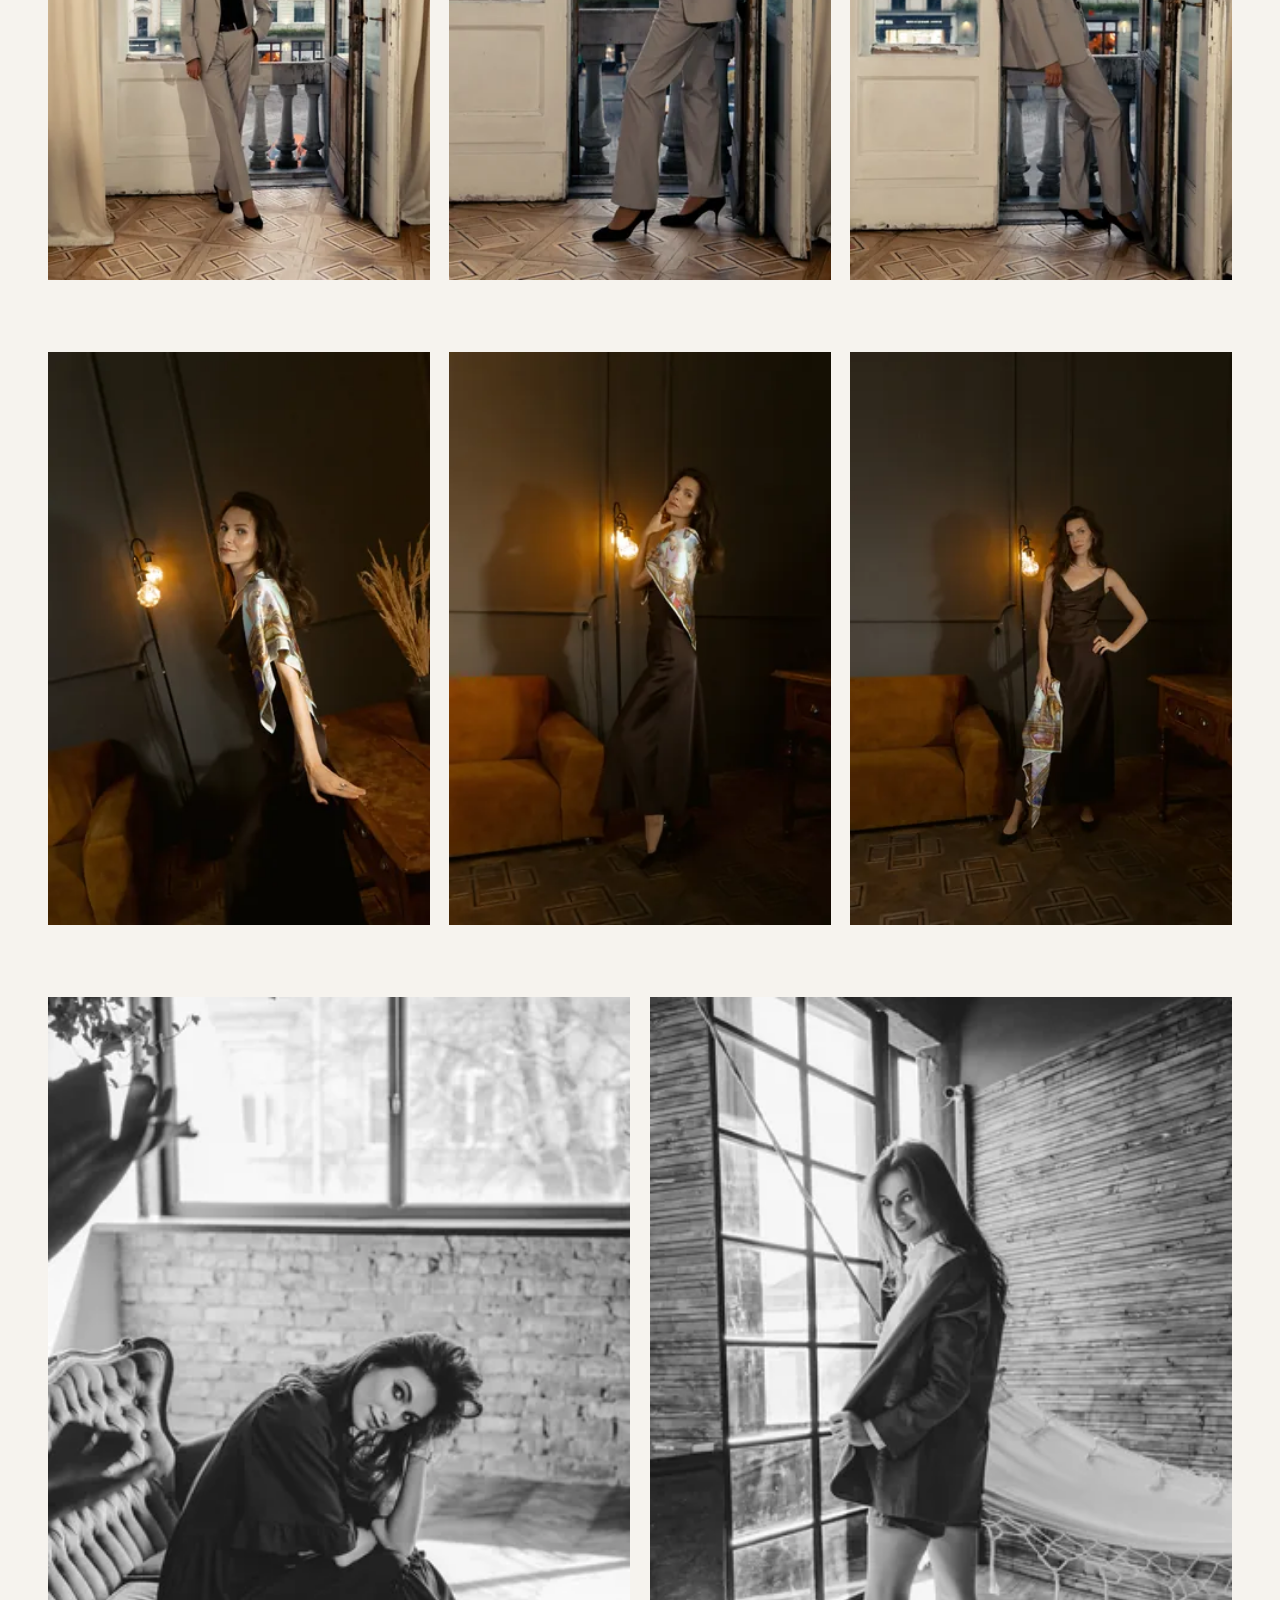
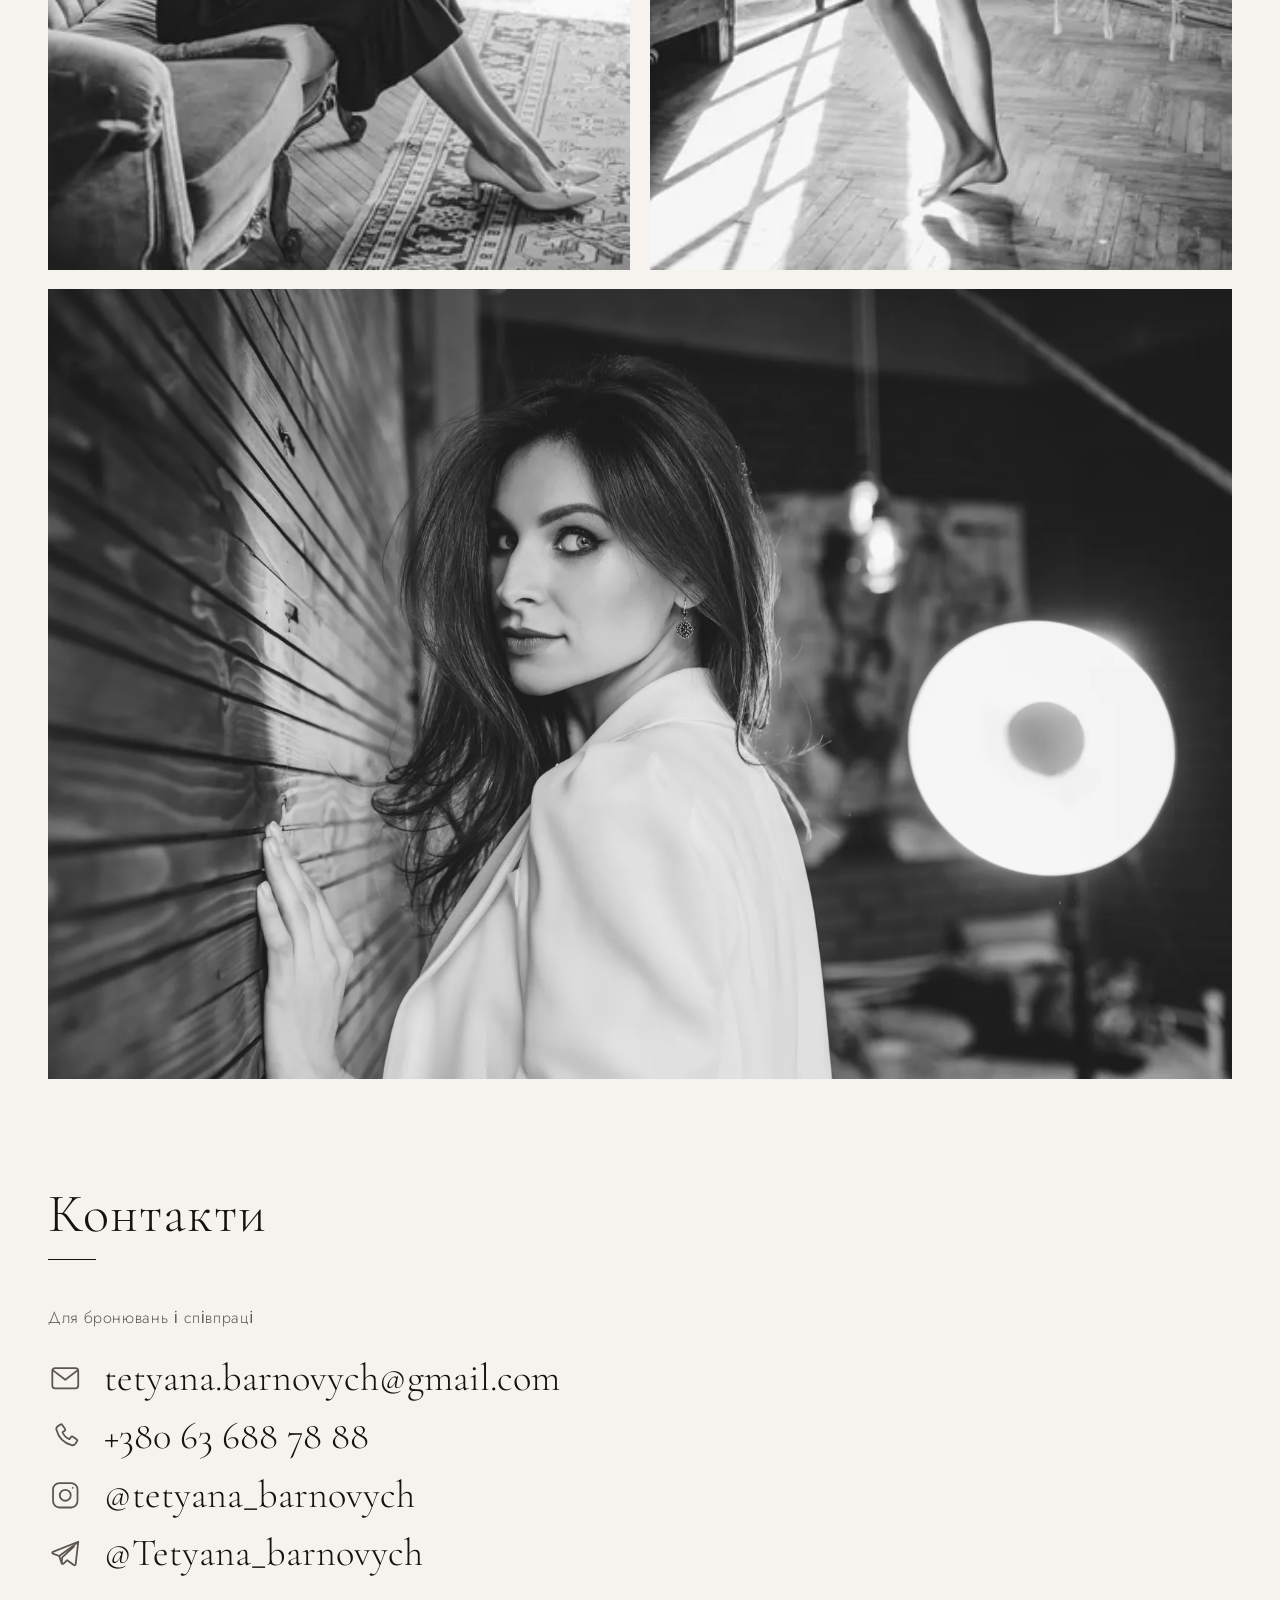
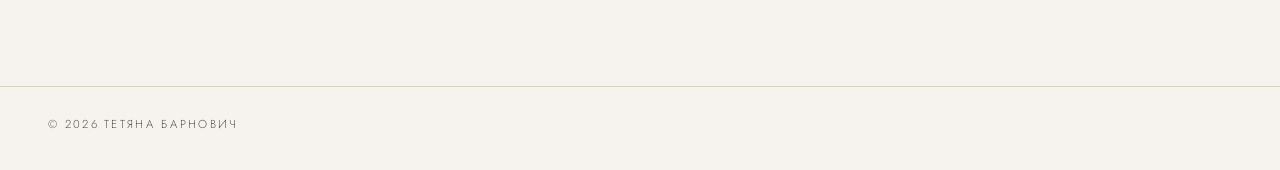
<file: site/ua/index.html>
<!doctype html>
<html lang="uk">
<head>
  <meta charset="utf-8">
  <meta name="viewport" content="width=device-width, initial-scale=1">
  <title>Тетяна Барнович — Модель</title>
  <meta name="description" content="Тетяна Барнович, фотомодель. Портфоліо, параметри та контакти.">
  <meta property="og:title" content="Тетяна Барнович — Модель">
  <meta property="og:description" content="Фотомодель. Портфоліо, параметри та контакти.">
  <meta property="og:type" content="website">
  <meta property="og:url" content="https://barnovych.fashion/ua/">
  <meta property="og:image" content="https://barnovych.fashion/img/og.jpg">
  <meta property="og:locale" content="uk_UA">
  <meta name="theme-color" content="#f6f3ee">
  <link rel="icon" href="../favicon.svg" type="image/svg+xml">
  <link rel="canonical" href="https://barnovych.fashion/ua/">
  <link rel="alternate" hreflang="en" href="https://barnovych.fashion/">
  <link rel="alternate" hreflang="uk" href="https://barnovych.fashion/ua/">
  <link rel="alternate" hreflang="x-default" href="https://barnovych.fashion/">
  <link rel="preconnect" href="https://fonts.googleapis.com">
  <link rel="preconnect" href="https://fonts.gstatic.com" crossorigin>
  <link href="https://fonts.googleapis.com/css2?family=Cormorant+Garamond:ital,wght@0,300;0,400;0,500;1,300;1,400&family=Jost:wght@300;400;500&display=swap" rel="stylesheet">
  <link rel="stylesheet" href="../style.css?v=11">
  <link rel="preload" as="image" href="../img/hero-video-poster.webp">
</head>
<body>

<header class="nav">
  <a class="nav__brand" href="#top">Тетяна Барнович</a>
  <div class="nav__right">
    <nav class="nav__links" aria-label="Розділи">
      <a href="#stats">Параметри</a>
      <a href="#portfolio">Портфоліо</a>
      <a href="#contact">Контакти</a>
    </nav>
    <nav class="nav__lang" aria-label="Мова">
      <a href="../" lang="en" hreflang="en">EN</a><span aria-hidden="true">/</span><a href="./" aria-current="page" lang="uk">UA</a>
    </nav>
  </div>
</header>

<main id="top">

  <section class="hero">
    <div class="hero__media">
      <video class="hero__video" muted loop playsinline preload="none"
             poster="../img/hero-video-poster.webp" aria-hidden="true">
        <source src="../video/hero.mp4" type="video/mp4">
      </video>
      <button class="hero__playback" type="button" aria-label="Відтворити відео"
              data-pause="Призупинити відео" data-play="Відтворити відео" hidden>
        <span class="hero__playback-icon" aria-hidden="true">▶</span>
      </button>
    </div>
    <div class="hero__overlay">
      <p class="hero__kicker"><span>Модель</span></p>
      <h1 class="hero__name"><span class="hero__line"><span>Тетяна</span></span><span class="hero__line"><span>Барнович</span></span></h1>
      <a class="hero__scroll" href="#stats" aria-label="До параметрів">
        <span></span>
      </a>
    </div>
  </section>

  <section class="section stats" id="stats">
    <h2 class="section__title">Параметри</h2>
    <dl class="stats__list">
      <div><dt>Зріст</dt><dd>173 см <span>/ 5′8″</span></dd></div>
      <div><dt>Груди</dt><dd>88 см <span>/ 34.5″</span></dd></div>
      <div><dt>Талія</dt><dd>73 см <span>/ 28.5″</span></dd></div>
      <div><dt>Стегна</dt><dd>93 см <span>/ 36.5″</span></dd></div>
      <div><dt>Взуття</dt><dd>39 EU <span>/ 8 US</span></dd></div>
      <div><dt>Розмір</dt><dd>2–3 US <span>/ 34–36 EU</span></dd></div>
      <div><dt>Волосся</dt><dd>Каштанове</dd></div>
      <div><dt>Очі</dt><dd>Зелені</dd></div>
    </dl>
  </section>

  <section class="section portfolio" id="portfolio">
    <h2 class="section__title">Портфоліо</h2>

    <div class="gallery" data-shoot="5" id="shoot-5">
      <a class="gallery__item" href="../img/november19-5357-1600.webp" data-w="3715" data-h="5572"><img loading="lazy" src="../img/november19-5357-480.webp" srcset="../img/november19-5357-480.webp 480w, ../img/november19-5357-960.webp 960w, ../img/november19-5357-1600.webp 1600w" sizes="(min-width: 1280px) 382px, (min-width: 901px) 33vw, (min-width: 601px) 50vw, 100vw" alt="Тетяна Барнович, портрет у білому костюмі на червоному тлі" width="3715" height="5572"></a>
      <a class="gallery__item" href="../img/november19-5576-1600.webp" data-w="3740" data-h="5610"><img loading="lazy" src="../img/november19-5576-480.webp" srcset="../img/november19-5576-480.webp 480w, ../img/november19-5576-960.webp 960w, ../img/november19-5576-1600.webp 1600w" sizes="(min-width: 1280px) 382px, (min-width: 901px) 33vw, (min-width: 601px) 50vw, 100vw" alt="Тетяна Барнович, у білому костюмі з зимовим букетом на світлому тлі" width="3740" height="5610"></a>
      <a class="gallery__item" href="../img/november19-5396-1600.webp" data-w="3853" data-h="5780"><img loading="lazy" src="../img/november19-5396-480.webp" srcset="../img/november19-5396-480.webp 480w, ../img/november19-5396-960.webp 960w, ../img/november19-5396-1600.webp 1600w" sizes="(min-width: 1280px) 382px, (min-width: 901px) 33vw, (min-width: 601px) 50vw, 100vw" alt="Тетяна Барнович, портрет на повний зріст у білому костюмі на червоному тлі" width="3853" height="5780"></a>
      <a class="gallery__item" href="../img/november19-5464-1600.webp" data-w="3534" data-h="5301"><img loading="lazy" src="../img/november19-5464-480.webp" srcset="../img/november19-5464-480.webp 480w, ../img/november19-5464-960.webp 960w, ../img/november19-5464-1600.webp 1600w" sizes="(min-width: 1280px) 382px, (min-width: 901px) 33vw, (min-width: 601px) 50vw, 100vw" alt="Тетяна Барнович, на стільці з зимовим букетом на червоному тлі" width="3534" height="5301"></a>
      <a class="gallery__item" href="../img/november19-5732-1600.webp" data-w="2672" data-h="4008"><img loading="lazy" src="../img/november19-5732-480.webp" srcset="../img/november19-5732-480.webp 480w, ../img/november19-5732-960.webp 960w, ../img/november19-5732-1600.webp 1600w" sizes="(min-width: 1280px) 382px, (min-width: 901px) 33vw, (min-width: 601px) 50vw, 100vw" alt="Тетяна Барнович, портрет у чорному на червоному тлі" width="2672" height="4008"></a>
      <a class="gallery__item" href="../img/november19-5298-1600.webp" data-w="3575" data-h="5363"><img loading="lazy" src="../img/november19-5298-480.webp" srcset="../img/november19-5298-480.webp 480w, ../img/november19-5298-960.webp 960w, ../img/november19-5298-1600.webp 1600w" sizes="(min-width: 1280px) 382px, (min-width: 901px) 33vw, (min-width: 601px) 50vw, 100vw" alt="Тетяна Барнович, з зимовим букетом на червоному тлі" width="3575" height="5363"></a>
    </div>

    <div class="gallery gallery--featured" data-shoot="4" id="shoot-4">
      <a class="gallery__item" href="../img/november-8173-1600.webp" data-w="4000" data-h="5333"><img loading="lazy" src="../img/november-8173-480.webp" srcset="../img/november-8173-480.webp 480w, ../img/november-8173-960.webp 960w, ../img/november-8173-1600.webp 1600w" sizes="(min-width: 900px) 33vw, (min-width: 600px) 50vw, 100vw" alt="Тетяна Барнович, студійний портрет у бордовому береті" width="4000" height="5333"></a>
      <a class="gallery__item" href="../img/november-8174-1600.webp" data-w="4000" data-h="5333"><img loading="lazy" src="../img/november-8174-480.webp" srcset="../img/november-8174-480.webp 480w, ../img/november-8174-960.webp 960w, ../img/november-8174-1600.webp 1600w" sizes="(min-width: 900px) 33vw, (min-width: 600px) 50vw, 100vw" alt="Тетяна Барнович, студійний портрет у бордовому береті" width="4000" height="5333"></a>
      <a class="gallery__item" href="../img/november-8177-1600.webp" data-w="3510" data-h="4680"><img loading="lazy" src="../img/november-8177-480.webp" srcset="../img/november-8177-480.webp 480w, ../img/november-8177-960.webp 960w, ../img/november-8177-1600.webp 1600w" sizes="(min-width: 900px) 33vw, (min-width: 600px) 50vw, 100vw" alt="Тетяна Барнович, студійний портрет у бордовому береті" width="3510" height="4680"></a>
      <a class="gallery__item" href="../img/november-8179-1600.webp" data-w="3809" data-h="5079"><img loading="lazy" src="../img/november-8179-480.webp" srcset="../img/november-8179-480.webp 480w, ../img/november-8179-960.webp 960w, ../img/november-8179-1600.webp 1600w" sizes="(min-width: 900px) 33vw, (min-width: 600px) 50vw, 100vw" alt="Тетяна Барнович, студійний портрет у бордовому береті" width="3809" height="5079"></a>
      <a class="gallery__item" href="../img/november-8181-1600.webp" data-w="3280" data-h="4373"><img loading="lazy" src="../img/november-8181-480.webp" srcset="../img/november-8181-480.webp 480w, ../img/november-8181-960.webp 960w, ../img/november-8181-1600.webp 1600w" sizes="(min-width: 900px) 33vw, (min-width: 600px) 50vw, 100vw" alt="Тетяна Барнович, студійний портрет у червоній шкіряній куртці" width="3280" height="4373"></a>
      <a class="gallery__item" href="../img/november-8185-1600.webp" data-w="3587" data-h="4782"><img loading="lazy" src="../img/november-8185-480.webp" srcset="../img/november-8185-480.webp 480w, ../img/november-8185-960.webp 960w, ../img/november-8185-1600.webp 1600w" sizes="(min-width: 900px) 33vw, (min-width: 600px) 50vw, 100vw" alt="Тетяна Барнович, студійний портрет у червоній шкіряній куртці" width="3587" height="4782"></a>
      <a class="gallery__item gallery__item--landscape" href="../img/november-8182-1600.webp" data-w="5333" data-h="4000"><img loading="lazy" src="../img/november-8182-480.webp" srcset="../img/november-8182-480.webp 480w, ../img/november-8182-960.webp 960w, ../img/november-8182-1600.webp 1600w" sizes="(min-width: 1280px) 780px, (min-width: 600px) 90vw, 100vw" alt="Тетяна Барнович, студійний портрет у червоній шкіряній куртці" width="5333" height="4000"></a>
      <a class="gallery__item" href="../img/november-8226-1600.webp" data-w="4000" data-h="6000"><img loading="lazy" src="../img/november-8226-480.webp" srcset="../img/november-8226-480.webp 480w, ../img/november-8226-960.webp 960w, ../img/november-8226-1600.webp 1600w" sizes="(min-width: 900px) 33vw, (min-width: 600px) 50vw, 100vw" alt="Тетяна Барнович, студійний портрет у червоній шкіряній куртці" width="4000" height="6000"></a>
    </div>

    <div class="gallery" data-shoot="1" id="shoot-1">
      <a class="gallery__item" href="../img/s1-02-1600.webp" data-w="4000" data-h="6000"><img loading="lazy" src="../img/s1-02-480.webp" srcset="../img/s1-02-480.webp 480w, ../img/s1-02-960.webp 960w, ../img/s1-02-1600.webp 1600w" sizes="(min-width: 900px) 33vw, (min-width: 600px) 50vw, 100vw" alt="Тетяна Барнович, зйомка на балконі" width="4000" height="6000"></a>
      <a class="gallery__item" href="../img/s1-04-1600.webp" data-w="4000" data-h="6000"><img loading="lazy" src="../img/s1-04-480.webp" srcset="../img/s1-04-480.webp 480w, ../img/s1-04-960.webp 960w, ../img/s1-04-1600.webp 1600w" sizes="(min-width: 900px) 33vw, (min-width: 600px) 50vw, 100vw" alt="Тетяна Барнович, зйомка на балконі" width="4000" height="6000"></a>
      <a class="gallery__item" href="../img/s1-05-1600.webp" data-w="3424" data-h="5136"><img loading="lazy" src="../img/s1-05-480.webp" srcset="../img/s1-05-480.webp 480w, ../img/s1-05-960.webp 960w, ../img/s1-05-1600.webp 1600w" sizes="(min-width: 900px) 33vw, (min-width: 600px) 50vw, 100vw" alt="Тетяна Барнович, зйомка на балконі" width="3424" height="5136"></a>
    </div>

    <div class="gallery" data-shoot="2" id="shoot-2">
      <a class="gallery__item" href="../img/s2-01-1600.webp" data-w="4000" data-h="6000"><img loading="lazy" src="../img/s2-01-480.webp" srcset="../img/s2-01-480.webp 480w, ../img/s2-01-960.webp 960w, ../img/s2-01-1600.webp 1600w" sizes="(min-width: 900px) 33vw, (min-width: 600px) 50vw, 100vw" alt="Тетяна Барнович, студійна зйомка" width="4000" height="6000"></a>
      <a class="gallery__item" href="../img/s2-03-1600.webp" data-w="4000" data-h="6000"><img loading="lazy" src="../img/s2-03-480.webp" srcset="../img/s2-03-480.webp 480w, ../img/s2-03-960.webp 960w, ../img/s2-03-1600.webp 1600w" sizes="(min-width: 900px) 33vw, (min-width: 600px) 50vw, 100vw" alt="Тетяна Барнович, студійна зйомка" width="4000" height="6000"></a>
      <a class="gallery__item" href="../img/s2-04-1600.webp" data-w="4000" data-h="6000"><img loading="lazy" src="../img/s2-04-480.webp" srcset="../img/s2-04-480.webp 480w, ../img/s2-04-960.webp 960w, ../img/s2-04-1600.webp 1600w" sizes="(min-width: 900px) 33vw, (min-width: 600px) 50vw, 100vw" alt="Тетяна Барнович, студійна зйомка" width="4000" height="6000"></a>
    </div>

    <div class="gallery gallery--two" data-shoot="3" id="shoot-3">
      <a class="gallery__item" href="../img/s3-01-1600.webp" data-w="5341" data-h="8000"><img loading="lazy" src="../img/s3-01-480.webp" srcset="../img/s3-01-480.webp 480w, ../img/s3-01-960.webp 960w, ../img/s3-01-1600.webp 1600w" sizes="(min-width: 900px) 33vw, (min-width: 600px) 50vw, 100vw" alt="Тетяна Барнович, чорно-біла зйомка" width="5341" height="8000"></a>
      <a class="gallery__item" href="../img/s3-04-1600.webp" data-w="5341" data-h="8000"><img loading="lazy" src="../img/s3-04-480.webp" srcset="../img/s3-04-480.webp 480w, ../img/s3-04-960.webp 960w, ../img/s3-04-1600.webp 1600w" sizes="(min-width: 900px) 33vw, (min-width: 600px) 50vw, 100vw" alt="Тетяна Барнович, чорно-біла зйомка" width="5341" height="8000"></a>
      <a class="gallery__item gallery__item--wide" href="../img/s3-03-1600.webp" data-w="8000" data-h="5341"><img loading="lazy" src="../img/s3-03-480.webp" srcset="../img/s3-03-480.webp 480w, ../img/s3-03-960.webp 960w, ../img/s3-03-1600.webp 1600w" sizes="(min-width: 1280px) 1200px, 100vw" alt="Тетяна Барнович, чорно-біла зйомка" width="8000" height="5341"></a>
    </div>
  </section>

  <section class="section contact" id="contact">
    <h2 class="section__title">Контакти</h2>
    <p class="contact__lead">Для бронювань і співпраці</p>
    <ul class="contact__list">
      <li><a href="mailto:tetyana.barnovych@gmail.com"><svg class="contact__icon" viewBox="0 0 24 24" fill="none" stroke="currentColor" stroke-width="1.25" stroke-linecap="round" stroke-linejoin="round" aria-hidden="true"><rect x="3" y="5" width="18" height="14" rx="2"/><path d="M3.5 6.5 12 13l8.5-6.5"/></svg><span>tetyana.barnovych@gmail.com</span></a></li>
      <li><a href="tel:+380636887888"><svg class="contact__icon" viewBox="0 0 24 24" fill="none" stroke="currentColor" stroke-width="1.25" stroke-linecap="round" stroke-linejoin="round" aria-hidden="true"><path d="M8.6 3.9c.4-.3 1-.2 1.3.2l1.9 2.7c.3.4.2 1-.2 1.3l-1.5 1.1c.9 2.2 2.6 3.9 4.8 4.8l1.1-1.5c.3-.4.9-.5 1.3-.2l2.7 1.9c.4.3.5.9.2 1.3l-1.2 1.7c-.6.8-1.6 1.2-2.6.9C11.3 16.7 7.3 12.7 5.9 7.6c-.3-1 .1-2 .9-2.6z"/></svg><span>+380 63 688 78 88</span></a></li>
      <li><a href="https://www.instagram.com/tetyana_barnovych/" target="_blank" rel="noopener" aria-label="Instagram"><svg class="contact__icon" viewBox="0 0 24 24" fill="none" stroke="currentColor" stroke-width="1.25" stroke-linecap="round" stroke-linejoin="round" aria-hidden="true"><rect x="3.5" y="3.5" width="17" height="17" rx="4.5"/><circle cx="12" cy="12" r="3.8"/><circle cx="17.2" cy="6.8" r=".6" fill="currentColor" stroke="none"/></svg><span>@tetyana_barnovych</span></a></li>
      <li><a href="https://t.me/Tetyana_barnovych" target="_blank" rel="noopener" aria-label="Telegram"><svg class="contact__icon" viewBox="0 0 24 24" fill="none" stroke="currentColor" stroke-width="1.25" stroke-linecap="round" stroke-linejoin="round" aria-hidden="true"><path d="M21 4 3.4 11c-.6.3-.6 1 0 1.3l4.4 1.6 1.7 5c.2.6.9.7 1.3.3l2.5-2.4 4.6 3.4c.5.4 1.2.1 1.3-.5L21 4z"/><path d="M7.8 13.9 20.5 4.6M9.5 18.9l.4-4 8.1-7.6"/></svg><span>@Tetyana_barnovych</span></a></li>
    </ul>
  </section>

</main>

<footer class="footer">
  <p>© <span id="year">2026</span> Тетяна Барнович</p>
</footer>

<div class="lightbox" id="lightbox" hidden aria-modal="true" role="dialog" aria-label="Перегляд фото">
  <button class="lightbox__close" type="button" aria-label="Закрити">×</button>
  <button class="lightbox__nav lightbox__nav--prev" type="button" aria-label="Попереднє фото">‹</button>
  <figure class="lightbox__figure">
    <img class="lightbox__img" alt="">
  </figure>
  <button class="lightbox__nav lightbox__nav--next" type="button" aria-label="Наступне фото">›</button>
  <p class="lightbox__counter" aria-live="polite"></p>
</div>

<script src="../script.js?v=5" defer></script>
</body>
</html>
</file>
<file: site/style.css>
:root {
  --bg: #f6f3ee;
  --bg-soft: #efeae2;
  --ink: #14130f;
  --ink-soft: #5b574f;
  --line: #d9d2c6;
  --serif: "Cormorant Garamond", "Times New Roman", serif;
  --sans: "Jost", "Helvetica Neue", Arial, sans-serif;
  --gutter: clamp(16px, 4vw, 48px);
  --max: 1280px;
}

* { box-sizing: border-box; }
html { scroll-behavior: smooth; }
body {
  margin: 0;
  background: var(--bg);
  color: var(--ink);
  font-family: var(--sans);
  font-weight: 300;
  line-height: 1.6;
  -webkit-font-smoothing: antialiased;
}
a { color: inherit; text-decoration: none; }
img { display: block; max-width: 100%; height: auto; }

/* ---------- Nav ---------- */
.nav {
  position: fixed;
  inset: 0 0 auto 0;
  z-index: 10;
  display: flex;
  justify-content: space-between;
  align-items: center;
  padding: 18px var(--gutter);
  color: #fff;
  font-size: 0.8rem;
  letter-spacing: 0.18em;
  text-transform: uppercase;
  text-shadow: 0 1px 12px rgba(0,0,0,.35);
  transition: color .35s ease, background-color .35s ease, padding .35s ease, box-shadow .35s ease;
}
.nav--solid {
  color: var(--ink);
  background: rgba(246, 243, 238, .86);
  -webkit-backdrop-filter: blur(14px) saturate(1.2);
  backdrop-filter: blur(14px) saturate(1.2);
  box-shadow: 0 1px 0 var(--line);
  text-shadow: none;
  padding-top: 14px;
  padding-bottom: 14px;
}
.nav__brand { font-family: var(--serif); font-size: 1.1rem; letter-spacing: 0.12em; font-weight: 500; }
.nav__right { display: flex; align-items: center; gap: clamp(16px, 3vw, 36px); }
.nav__links { display: flex; gap: clamp(16px, 3vw, 36px); }
.nav__lang {
  display: flex; align-items: center; gap: 8px;
  padding-left: clamp(16px, 3vw, 36px);
  border-left: 1px solid currentColor;
  line-height: 1;
}
.nav__lang span { opacity: .45; font-weight: 300; }
.nav__lang a { opacity: .75; transition: opacity .2s; }
.nav--solid .nav__lang a { opacity: .5; }
.nav__lang a:hover, .nav__lang a[aria-current="page"] { opacity: 1; }
.nav__lang a[aria-current="page"] { text-decoration: underline; text-underline-offset: 5px; text-decoration-thickness: 1px; }
.nav__links a { position: relative; padding-bottom: 2px; }
.nav__links a::after {
  content: ""; position: absolute; left: 0; right: 100%; bottom: 0;
  border-bottom: 1px solid currentColor; transition: right .3s ease;
}
.nav__links a:hover::after { right: 0; }
@media (max-width: 680px) {
  .nav__brand { display: none; }
  .nav { justify-content: center; padding: 16px 12px; font-size: 0.68rem; letter-spacing: 0.12em; }
  .nav--solid { padding-top: 13px; padding-bottom: 13px; }
  .nav__right { gap: 14px; }
  .nav__links { gap: 14px; }
  .nav__lang { padding-left: 14px; gap: 5px; }
}

/* ---------- Hero ---------- */
.hero {
  position: relative;
  height: 100svh;
  min-height: 520px;
  overflow: hidden;
  background: #1a1916;
}
.hero__media {
  position: absolute; inset: 0;
}
.hero__video {
  position: absolute; inset: 0;
  width: 100%; height: 100%;
  object-fit: cover;
  object-position: center;
}
.hero__playback {
  position: absolute; right: 20px; bottom: 20px; z-index: 3;
  display: grid; place-items: center;
  width: 44px; height: 44px; padding: 0;
  border: 1px solid rgba(255,255,255,.65); border-radius: 50%;
  background: rgba(20,19,15,.3); color: #fff;
  font: 14px var(--sans); cursor: pointer;
  backdrop-filter: blur(8px);
}
.hero__playback[hidden] { display: none; }
.hero__playback:focus-visible { outline: 2px solid #fff; outline-offset: 4px; }
.hero__line {
  display: block; overflow: hidden;
  padding-bottom: .14em; margin-bottom: -.14em;
}
.hero__line > span { display: block; }
.hero__overlay {
  position: absolute; inset: 0;
  z-index: 1;
  display: flex; flex-direction: column; justify-content: flex-end;
  padding: 0 var(--gutter) clamp(40px, 8vh, 96px);
  color: #fff;
  background:
    linear-gradient(180deg, rgba(0,0,0,.42) 0%, rgba(0,0,0,0) 22%),
    linear-gradient(180deg, rgba(0,0,0,0) 35%, rgba(0,0,0,.5) 100%);
  pointer-events: none;
}
.hero__overlay a { pointer-events: auto; }
.hero__kicker {
  margin: 0 0 8px;
  font-size: 0.78rem; letter-spacing: 0.32em; text-transform: uppercase; opacity: .85;
}
.hero__name {
  margin: 0;
  font-family: var(--serif);
  font-weight: 300;
  font-size: clamp(3.2rem, 10vw, 8.5rem);
  line-height: 0.95;
  letter-spacing: 0.02em;
}
.hero__scroll {
  position: absolute; right: var(--gutter); bottom: 88px;
  display: flex; justify-content: center;
  width: 44px; height: 64px; overflow: hidden;
}
.hero__scroll span {
  display: block; width: 1px; height: 100%; background: currentColor;
  animation: drop 2.2s ease-in-out infinite;
}
@keyframes drop {
  0% { transform: translateY(-100%); }
  50% { transform: translateY(0); }
  100% { transform: translateY(100%); }
}

/* Give the portrait film its own column on desktop and landscape screens. */
@media (min-width: 1000px), (min-width: 640px) and (orientation: landscape) {
  .hero {
    --hero-height: max(320px, 100svh);
    display: grid;
    grid-template-columns: min(48vw, calc(var(--hero-height) * .561458)) minmax(0, 1fr);
    height: var(--hero-height); min-height: 0;
    background: var(--bg);
  }
  .hero__media { position: relative; inset: auto; }
  .hero__overlay {
    position: relative; inset: auto;
    justify-content: center;
    min-width: 0;
    padding: clamp(64px, 12vh, 100px) clamp(28px, 5vw, 100px);
    color: var(--ink); background: none;
  }
  .hero__name { font-size: clamp(3rem, 7.5vw, 9.5rem); }
  .hero__kicker { margin-bottom: 28px; color: var(--ink-soft); }
  .hero__scroll { left: clamp(28px, 5vw, 100px); right: auto; bottom: 36px; justify-content: flex-start; }
  .hero__playback { right: 24px; bottom: 24px; }
  .nav__right { margin-left: auto; color: var(--ink); text-shadow: none; }
}
@media (min-width: 681px) and (max-width: 999px) and (orientation: landscape) {
  .nav__brand { visibility: hidden; }
}

/* ---------- Sections ---------- */
.section {
  max-width: var(--max);
  margin: 0 auto;
  padding: clamp(72px, 12vh, 140px) var(--gutter) 0;
}
.section__title {
  margin: 0 0 clamp(32px, 5vh, 56px);
  font-family: var(--serif);
  font-weight: 300;
  font-size: clamp(2.2rem, 4.5vw, 3.4rem);
  line-height: 1;
  letter-spacing: 0.02em;
}
.section__title::after {
  content: ""; display: block; width: 48px; margin-top: 18px;
  border-top: 1px solid var(--ink);
}

/* ---------- Stats ---------- */
.stats__list {
  margin: 0;
  display: grid;
  grid-template-columns: repeat(4, 1fr);
  column-gap: 24px;
  border-top: 1px solid var(--line);
}
.stats__list > div {
  padding: 22px 0 22px;
  border-bottom: 1px solid var(--line);
}
.stats__list dt {
  font-size: 0.72rem; letter-spacing: 0.22em; text-transform: uppercase; color: var(--ink-soft);
}
.stats__list dd {
  margin: 6px 0 0;
  font-family: var(--serif);
  font-size: 1.75rem; line-height: 1.1; font-weight: 400;
}
.stats__list dd span { font-size: 0.6em; color: var(--ink-soft); font-family: var(--sans); font-weight: 300; letter-spacing: .02em; }

/* ---------- Gallery ---------- */
.gallery {
  display: grid;
  grid-template-columns: repeat(3, 1fr);
  gap: clamp(8px, 1.5vw, 20px);
}
.gallery + .gallery { margin-top: clamp(40px, 8vh, 96px); }
.gallery__item {
  position: relative;
  aspect-ratio: 2 / 3;
  overflow: hidden;
  background: var(--bg-soft);
}
.gallery__item--wide { grid-column: span 2; aspect-ratio: 4 / 2.671; }
.gallery__item img {
  width: 100%; height: 100%; object-fit: cover;
  transition: transform .9s cubic-bezier(.2,.7,.2,1), opacity .5s ease;
}
.gallery__item:hover img { transform: scale(1.03); }
.gallery__item:focus-visible { outline: 1px solid var(--ink); outline-offset: 4px; }
@media (max-width: 640px) {
  .stats__list { grid-template-columns: repeat(2, 1fr); }
}
.gallery--two { grid-template-columns: repeat(2, 1fr); }
.gallery--featured .gallery__item { aspect-ratio: 3 / 4; }
.gallery--featured .gallery__item--landscape { grid-column: span 2; aspect-ratio: auto; }
.gallery--featured .gallery__item--landscape img { object-fit: contain; background: #fff; }
.gallery--two .gallery__item--wide { grid-column: span 2; aspect-ratio: 3 / 2; }
@media (max-width: 900px) {
  .gallery { grid-template-columns: repeat(2, 1fr); }
  .gallery__item--wide { grid-column: span 2; }
}
@media (max-width: 600px) {
  .gallery, .gallery--two { grid-template-columns: 1fr; }
  .gallery__item--wide, .gallery--two .gallery__item--wide { grid-column: auto; }
  .gallery--featured .gallery__item--landscape { grid-column: auto; aspect-ratio: 4 / 3; }
}

/* ---------- Contact ---------- */
.contact { text-align: left; }
.contact__lead { margin: 0 0 24px; color: var(--ink-soft); letter-spacing: .04em; }
.contact__list { list-style: none; margin: 0; padding: 0; }
.contact__list li { margin: 0 0 10px; }
.contact__list a {
  display: inline-flex; align-items: center; gap: .55em;
  max-width: 100%;
  font-family: var(--serif);
  font-size: clamp(1.6rem, 3.2vw, 2.4rem);
  line-height: 1.2;
}
.contact__list a span {
  min-width: 0; overflow-wrap: anywhere;
  border-bottom: 1px solid transparent;
  transition: border-color .3s;
}
.contact__list a:hover span { border-color: var(--ink); }
.contact__icon {
  flex: 0 0 auto;
  width: .9em; height: .9em;
  color: var(--ink-soft);
  transition: color .3s;
}
.contact__list a:hover .contact__icon { color: var(--ink); }

/* ---------- Footer ---------- */
.footer {
  max-width: var(--max);
  margin: clamp(72px, 12vh, 140px) auto 0;
  padding: 28px var(--gutter) 36px;
  border-top: 1px solid var(--line);
  font-size: 0.72rem; letter-spacing: 0.2em; text-transform: uppercase; color: var(--ink-soft);
}
.footer p { margin: 0; }

/* ---------- Lightbox ---------- */
.lightbox {
  position: fixed; inset: 0; z-index: 100;
  background: rgba(14, 13, 11, .96);
  display: flex; align-items: center; justify-content: center;
  color: #fff;
  animation: fade .25s ease;
}
.lightbox[hidden] { display: none; }
@keyframes fade { from { opacity: 0; } to { opacity: 1; } }
.lightbox__figure {
  margin: 0; width: 100%; height: 100%;
  display: flex; align-items: center; justify-content: center;
  padding: 56px clamp(12px, 6vw, 80px);
}
.lightbox__img {
  max-width: 100%; max-height: 100%;
  width: auto; height: auto;
  object-fit: contain;
  user-select: none; -webkit-user-drag: none;
  box-shadow: 0 30px 80px rgba(0,0,0,.5);
}
.lightbox button {
  position: absolute;
  background: none; border: 0; color: #fff; cursor: pointer;
  font-family: var(--serif); font-weight: 300; line-height: 1;
  opacity: .75; transition: opacity .2s;
}
.lightbox button:hover { opacity: 1; }
.lightbox__close { top: 10px; right: 18px; font-size: 3rem; }
.lightbox__nav { top: 50%; transform: translateY(-50%); font-size: 4rem; padding: 20px; }
.lightbox__nav--prev { left: 4px; }
.lightbox__nav--next { right: 4px; }
.lightbox__counter {
  position: absolute; bottom: 16px; left: 0; right: 0; margin: 0;
  text-align: center; font-size: .72rem; letter-spacing: .25em; opacity: .7;
}
@media (max-width: 600px) {
  .lightbox__nav { display: none; }
  .lightbox__figure { padding: 48px 8px; }
}
body.no-scroll { overflow: hidden; }

/* ---------- Motion ---------- */
@media (prefers-reduced-motion: no-preference) {
  .hero__line > span {
    transform: translateY(112%);
    animation: line-up 1.1s cubic-bezier(.2,.7,.1,1) forwards;
    animation-delay: .35s;
  }
  .hero__line:nth-child(2) > span { animation-delay: .5s; }
  .hero__kicker > span {
    display: inline-block; opacity: 0;
    animation: fade-in 1s ease forwards;
    animation-delay: .95s;
  }
  @keyframes line-up { to { transform: none; } }
  @keyframes fade-in { to { opacity: 1; } }

  .js .reveal {
    opacity: 0;
    transform: translateY(28px);
    transition: opacity .8s ease, transform .9s cubic-bezier(.2,.7,.2,1);
  }
  .js .reveal.is-visible { opacity: 1; transform: none; }

  .lightbox__img { transform-origin: center; will-change: transform; }
  .lightbox--closing { opacity: 0; transition: opacity .4s ease; }
}

@media (prefers-reduced-motion: reduce) {
  html { scroll-behavior: auto; }
  .hero__scroll span, .lightbox { animation: none; }
  .nav { transition: none; }
  .gallery__item img { transition: none; }
}
</file>
